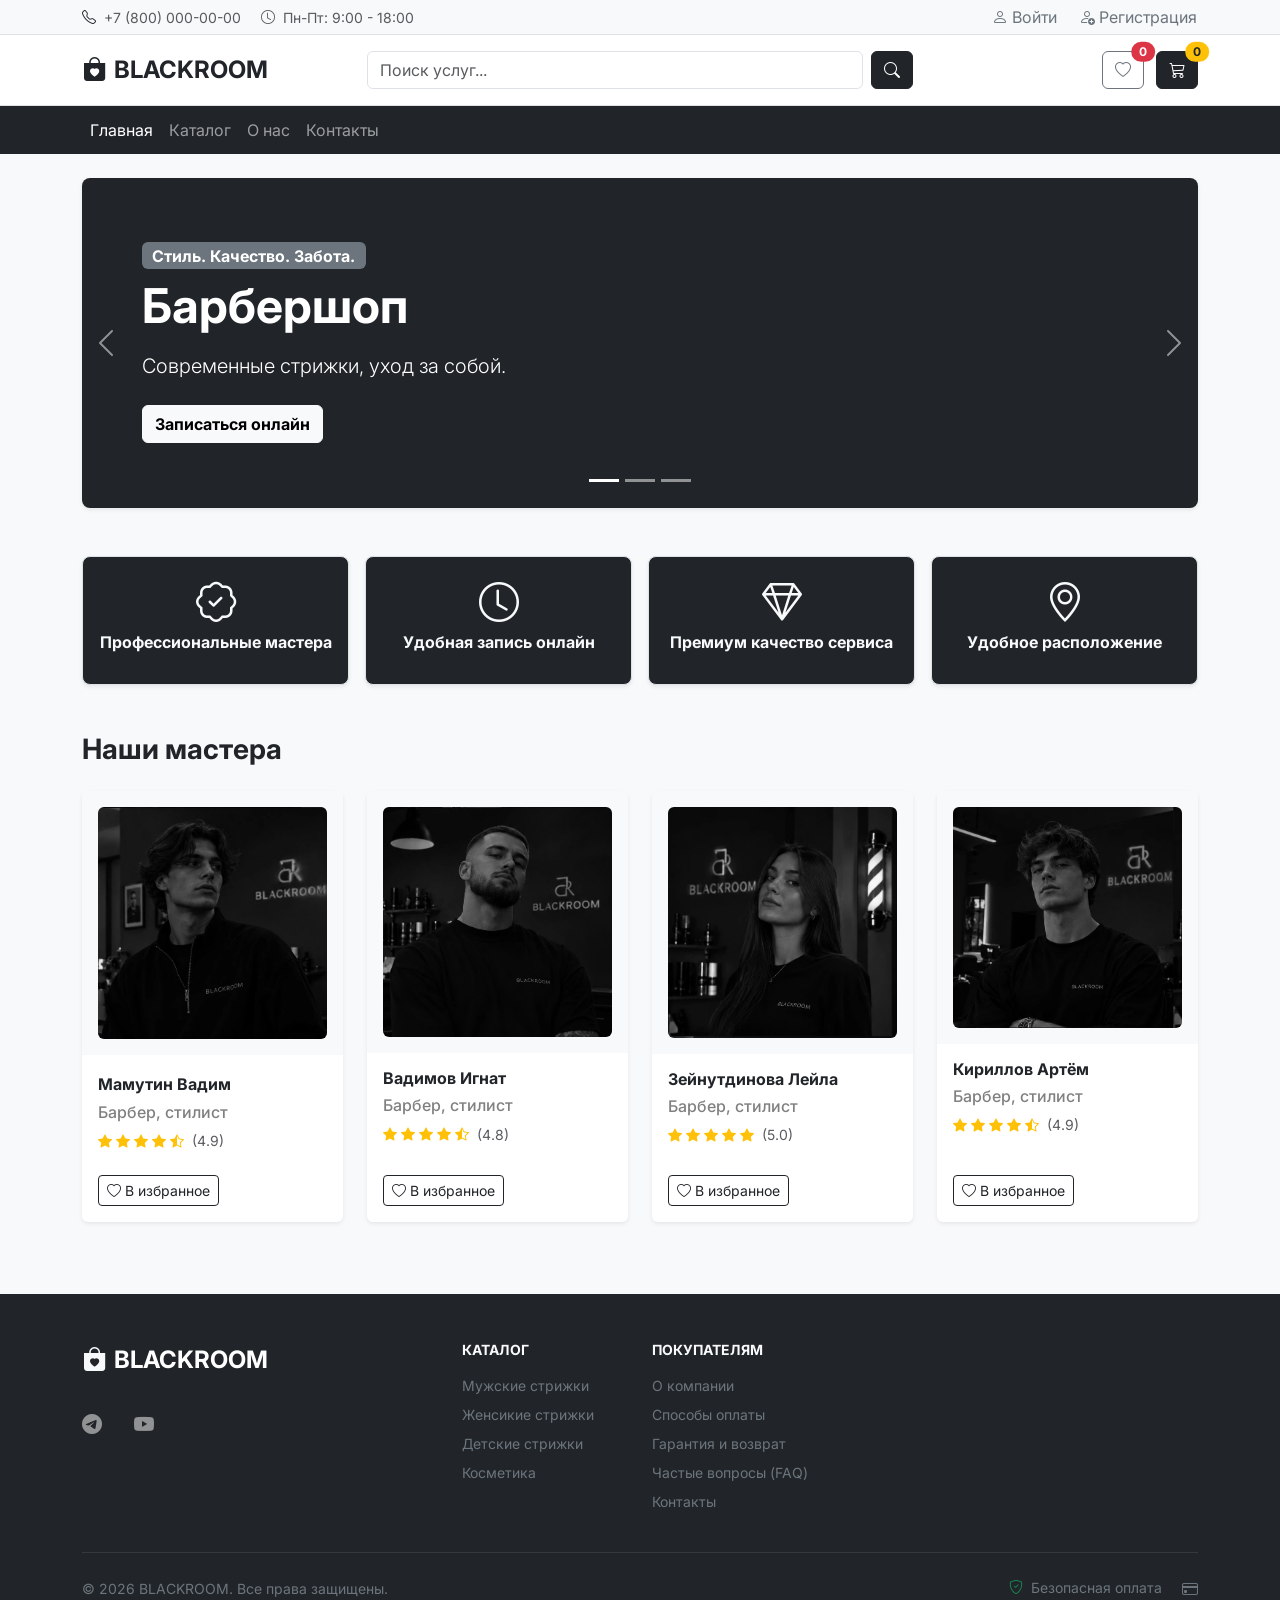
<file: index.html>
<!DOCTYPE html>
<html lang="ru">
<head><!-- Owl Carousel CSS -->
    <link rel="stylesheet" href="https://cdnjs.cloudflare.com/ajax/libs/OwlCarousel2/2.3.4/assets/owl.carousel.min.css">
    <link rel="stylesheet" href="https://cdnjs.cloudflare.com/ajax/libs/OwlCarousel2/2.3.4/assets/owl.theme.default.min.css">
    <meta charset="UTF-8">
    <meta name="viewport" content="width=device-width, initial-scale=1.0">
    <title>BLACKROOM</title>

    <!-- Bootstrap 5 CSS -->
    <link href="https://cdn.jsdelivr.net/npm/bootstrap@5.3.3/dist/css/bootstrap.min.css" rel="stylesheet">
    <!-- Иконки Bootstrap -->
    <link rel="stylesheet" href="https://cdn.jsdelivr.net/npm/bootstrap-icons@1.11.3/font/bootstrap-icons.min.css">
    
    <!-- Шрифт Inter -->
    <link rel="preconnect" href="https://fonts.googleapis.com">
    <link rel="preconnect" href="https://fonts.gstatic.com" crossorigin>
    <link href="https://fonts.googleapis.com/css2?family=Inter:wght@400;500;600;700&display=swap" rel="stylesheet">

    <!-- Стили -->
    <link rel="stylesheet" href="assets/css/main.css">
</head>
<body>

    <div class="wrapper">
        <!-- ШАПКА САЙТА -->
        <header class="header">
            <!-- Верхняя полоса -->
            <div class="header-top bg-light py-1 border-bottom">
                <div class="container d-flex justify-content-between align-items-center flex-wrap">
                    <div class="header-top-contacts text-muted small">
                        <span class="me-3"><i class="bi bi-telephone text-dark me-1"></i> +7 (800) 000-00-00</span>
                        <span><i class="bi bi-clock me-1"></i> Пн-Пт: 9:00 - 18:00</span>
                    </div>
                    <div class="header-top-user text-muted small">
    <button type="button"
            class="btn btn-link text-secondary text-decoration-none p-0 me-3"
            data-bs-toggle="modal" data-bs-target="#loginModal">
        <i class="bi bi-person me-1"></i>Войти
    </button>

    <button type="button"
            class="btn btn-link text-secondary text-decoration-none p-0"
            data-bs-toggle="modal" data-bs-target="#registerModal">
        <i class="bi bi-person-add me-1"></i>Регистрация
    </button>
</div>
                </div>
            </div>

            <!-- Средняя полоса -->
            <div class="header-middle py-3 bg-white border-bottom">
                <div class="container">
                    <div class="row align-items-center">
                        <div class="col-6 col-md-3">
                            <a href="index.html" class="navbar-brand fw-bold fs-4 text-dark">
                                <i class="bi bi-bag-heart-fill me-2"></i>BLACKROOM
                            </a>
                        </div>
                        <div class="col-12 col-md-6 order-3 order-md-2 mt-3 mt-md-0">
                            <form class="d-flex" action="catalog.html" method="get">
    <input class="form-control me-2"
           type="search"
           name="search"
           placeholder="Поиск услуг..."
           aria-label="Поиск услуг">
    <button class="btn btn-dark" type="submit" aria-label="Искать">
        <i class="bi bi-search"></i>
    </button>
</form>

                        </div>
                        <div class="col-6 col-md-3 text-end order-2 order-md-3">
                            <a href="#" class="btn btn-outline-secondary position-relative me-2" title="Избранное">
                                <i class="bi bi-heart"></i>
                                <span id="favoriteCount"
      class="position-absolute top-0 start-100 translate-middle badge rounded-pill bg-danger">0</span>
                            </a>
                            <a href="#" class="btn btn-dark position-relative" title="Корзина" data-bs-toggle="offcanvas" data-bs-target="#offcanvasCart">
                                <i class="bi bi-cart3"></i>
                                <span class="position-absolute top-0 start-100 translate-middle badge rounded-pill bg-warning text-dark">0</span>
                            </a>
                        </div>
                    </div>
                </div>
            </div>

            <!-- Навигация -->
            <div class="header-bottom bg-dark text-white">
                <div class="container">
                    <nav class="navbar navbar-expand-lg navbar-dark py-0">
                        <button class="navbar-toggler my-2" type="button" data-bs-toggle="collapse" data-bs-target="#mainMenu">
                            <span class="navbar-toggler-icon"></span> Каталог
                        </button>
                        <div class="collapse navbar-collapse" id="mainMenu">
                            <ul class="navbar-nav me-auto mb-2 mb-lg-0">
                               <ul class="navbar-nav me-auto mb-2 mb-lg-0">
    <li class="nav-item"><a class="nav-link active" href="index.html">Главная</a></li>
    <li class="nav-item dropdown">
        <a class="nav-link" href="catalog.html">Каталог</a>
    </li>
    <li class="nav-item"><a class="nav-link" href="about.html">О нас</a></li>
    <li class="nav-item"><a class="nav-link" href="contact.html">Контакты</a></li>
</ul>
                        </div>
                    </nav>
                </div>
            </div>
        </header>

        <!-- ОСНОВНОЙ КОНТЕНТ -->
        <main class="main-content py-4">
            <div class="container">

                <!-- 1. СЛАЙДЕР АКЦИЙ -->
                <section class="hero-slider mb-5">
                    <div id="homeCarousel" class="carousel slide shadow-sm rounded-3 overflow-hidden" data-bs-ride="carousel">
                        <div class="carousel-indicators">
                            <button type="button" data-bs-target="#homeCarousel" data-bs-slide-to="0" class="active" aria-current="true"></button>
                            <button type="button" data-bs-target="#homeCarousel" data-bs-slide-to="1"></button>
                            <button type="button" data-bs-target="#homeCarousel" data-bs-slide-to="2"></button>
                        </div>
                        <div class="carousel-inner" style="max-height: 330px;">
                            <div class="carousel-item active bg-dark text-white p-4 p-md-5" style="height: 330px;">
                                <div class="row align-items-center py-3">
                                    <div class="col-md-8 ps-md-4">
                                        <span class="badge text-bg-secondary mb-2 fs-6">Стиль. Качество. Забота.</span>
                                        <h1 class="display-5 fw-bold mb-3">Барбершоп</h1>
                                        <p class="lead mb-4">Современные стрижки, уход за собой.</p>
                                        <button type="button" class="btn btn-light promo-btn"
        data-promo-title="Запись онлайн"
        data-promo-text="Запишись на стрижку через наш сайт или по телефону +7 (800) 000-00-00. Выбери удобное время и мастера — подтверждение придёт в SMS.">
    <b>Записаться онлайн</b>
</button>

                                    </div>
                                </div>
                            </div>
                            <div class="carousel-item bg-dark text-white p-4 p-md-5" style="height: 330px;">
                                <div class="row align-items-center py-3">
                                    <div class="col-md-8 ps-md-4">
                                        <span class="badge text-bg-success mb-2 fs-6">Сезонная Акция</span>
                                        <h1 class="display-5 fw-bold mb-3">5 стрижка БЕСПЛАТНО</h1>
                                        <p class="lead mb-4">Обнови свой стиль вместе с нами!</p>
                                        <button type="button" class="btn btn-light promo-btn"
        data-promo-title="Акция: 5-я стрижка бесплатно"
        data-promo-text="Копи отметки: каждая пятая стрижка — в подарок. Отметки действуют 12 месяцев с момента первой стрижки. Спроси о карте лояльности у администратора при визите.">
    <b>Узнать больше</b>
</button>

                                    </div>
                                </div>
                            </div>
                            <div class="carousel-item bg-dark text-white p-4 p-md-5" style="height: 330px;">
                                <div class="row align-items-center py-3">
                                    <div class="col-md-8 ps-md-4">
                                        <span class="badge bg-danger mb-2 fs-6">Скидка</span>
                                        <h1 class="display-5 fw-bold mb-3">Скидка -20%</h1>
                                        <p class="lead mb-4">Постоянным клиентам, чай и кофе бесплатно!</p>
                                        <button type="button" class="btn btn-light promo-btn"
        data-promo-title="Скидка −20% постоянным клиентам"
        data-promo-text="Приходи повторно в течение месяца после визита — получи скидку 20% на любую услугу. Чай и кофе — бесплатно в любое время. Скидка не суммируется с другими акциями.">
    <b>Узнать больше</b>
</button>

                                    </div>
                                </div>
                            </div>
                        </div>
                        <button class="carousel-control-prev" type="button" data-bs-target="#homeCarousel" data-bs-slide="prev" style="padding-right: 120px;">
                            <span class="carousel-control-prev-icon"></span>
                        </button>
                        <button class="carousel-control-next" type="button" data-bs-target="#homeCarousel" data-bs-slide="next" style="padding-left: 120px;">
                            <span class="carousel-control-next-icon"></span>
                        </button>
                    </div>
                </section>

                <!-- 2. БЛОК ПРЕИМУЩЕСТВ -->
                <section class="features mb-5">
                    <div class="row g-3 text-center">
                        <div class="col-6 col-md-3">
                            <div class="p-3 bg-dark rounded-3 shadow-sm border h-100">
                                <i class="bi bi-patch-check fs-1 text-light mb-2"></i>
                                <h6 class="fw-bold mb-3 text-light mb-2">Профессиональные мастера</h6>
                            </div>
                        </div>
                        <div class="col-6 col-md-3">
                            <div class="p-3 bg-dark rounded-3 shadow-sm border h-100">
                                <i class="bi bi-clock fs-1 text-light mb-2"></i>
                                <h6 class="fw-bold mb-3 text-light mb-2">Удобная запись онлайн</h6>
                            </div>
                        </div>
                        <div class="col-6 col-md-3">
                            <div class="p-3 bg-dark rounded-3 shadow-sm border h-100">
                                <i class="bi bi-gem fs-1 text-light mb-2"></i>
                                <h6 class="fw-bold mb-3 text-light mb-2">Премиум качество сервиса</h6>
                            </div>
                        </div>
                        <div class="col-6 col-md-3">
                            <div class="p-3 bg-dark rounded-3 shadow-sm border h-100">
                                <i class="bi bi-geo-alt fs-1 text-light mb-2"></i>
                                <h6 class="fw-bold mb-3 text-light mb-2">Удобное расположение</h6>
                            </div>
                        </div>
                    </div>
                </section>

                <!-- 3. КАТАЛОГ ТОВАРОВ -->
                <section class="products mb-5">
                    <div class="d-flex justify-content-between align-items-center mb-4">
                        <h3 class="fw-bold mb-0">Наши мастера</h3>
                        
                    </div>

                    <div class="row g-4">
                        <!-- Карточка 1 -->
                        <div class="col-12 col-sm-6 col-md-4 col-lg-3">
                            <div class="card h-100 product-card shadow-sm border-0 position-relative">
                                <div class="product-img-wrapper p-3 text-center bg-light">
                                    <img src="images/b7b56728-6333-43f2-b9b2-01955a0fc139.jpg" class="card-img-top img-fluid rounded" alt="" style="max-height: 400px; object-fit: contain;">
                                </div>
                                <div class="card-body d-flex flex-column">
                                    <small class="text-muted mb-1"></small>
                                    <h6 class="card-title fw-bold">
                                        <a href="#" class="text-dark text-decoration-none">Мамутин Вадим</a> 
                                        <h6 style="color: grey;">Барбер, стилист</h6>
                                    </h6>
                                    <div class="text-warning small mb-2">
                                        <i class="bi bi-star-fill"></i>
                                        <i class="bi bi-star-fill"></i>
                                        <i class="bi bi-star-fill"></i>
                                        <i class="bi bi-star-fill"></i>
                                        <i class="bi bi-star-half"></i>
                                        <span class="text-muted ms-1">(4.9)</span>
                                    </div>
                                    <div class="mt-auto pt-2 d-flex justify-content-between align-items-center">
                                        <button type="button"
        class="btn btn-outline-dark btn-sm favorite-toggle mt-2"
        data-master-id="vadim-mamutin"
        data-master-name="Мамутин Вадим"
        aria-pressed="false">
    <i class="bi bi-heart"></i>
    <span>В избранное</span>
</button>
                                    </div>
                                </div>
                            </div>
                        </div>

                        <!-- Карточка 2 -->
                        <div class="col-12 col-sm-6 col-md-4 col-lg-3">
                            <div class="card h-100 product-card shadow-sm border-0 position-relative">
                                <div class="product-img-wrapper p-3 text-center bg-light">
                                    <img src="images/ab3686e7-cc03-47b4-9111-667ff1e3f03a.jpg" class="card-img-top img-fluid rounded" alt="Смарт-часы" style="max-height: 400px; object-fit: contain;">
                                </div>
                                <div class="card-body d-flex flex-column">
                                    <h6 class="card-title fw-bold">
                                        <a href="#" class="text-dark text-decoration-none">Вадимов Игнат</a>
                                        <h6 style="color: grey;">Барбер, стилист</h6>
                                    </h6>
                                    <div class="text-warning small mb-2">
                                        <i class="bi bi-star-fill"></i>
                                        <i class="bi bi-star-fill"></i>
                                        <i class="bi bi-star-fill"></i>
                                        <i class="bi bi-star-fill"></i>
                                        <i class="bi bi-star-half"></i>
                                        <span class="text-muted ms-1">(4.8)</span>
                                    </div>
                                    <div class="mt-auto pt-2 d-flex justify-content-between align-items-center">
                                        <button type="button" class="btn btn-outline-dark btn-sm favorite-toggle mt-2"
        data-master-id="ignat-vadimov" data-master-name="Вадимов Игнат"
        aria-pressed="false">
    <i class="bi bi-heart"></i>
    <span>В избранное</span>
</button>
                                    </div>
                                </div>
                            </div>
                        </div>

                        <!-- Карточка 3 -->
                        <div class="col-12 col-sm-6 col-md-4 col-lg-3">
                            <div class="card h-100 product-card shadow-sm border-0 position-relative">
                                <div class="product-img-wrapper p-3 text-center bg-light">
                                    <img src="images/a1695873-324b-42ad-ba1a-f587c7492a51.jpg" class="card-img-top img-fluid rounded" alt="Портативная колонка" style="max-height: 400px; object-fit: contain;">
                                </div>
                                <div class="card-body d-flex flex-column">
                                    <h6 class="card-title fw-bold">
                                        <a href="#" class="text-dark text-decoration-none">Зейнутдинова Лейла</a>
                                        <h6 style="color: grey;">Барбер, стилист</h6>
                                    </h6>
                                    <div class="text-warning small mb-2">
                                        <i class="bi bi-star-fill"></i>
                                        <i class="bi bi-star-fill"></i>
                                        <i class="bi bi-star-fill"></i>
                                        <i class="bi bi-star-fill"></i>
                                        <i class="bi bi-star-fill"></i>
                                        <span class="text-muted ms-1">(5.0)</span>
                                    </div>
                                    <div class="mt-auto pt-2 d-flex justify-content-between align-items-center">
                                        <button type="button" class="btn btn-outline-dark btn-sm favorite-toggle mt-2"
        data-master-id="leila-zeynutdinova" data-master-name="Зейнутдинова Лейла"
        aria-pressed="false">
    <i class="bi bi-heart"></i>
    <span>В избранное</span>
</button>
                                    </div>
                                </div>
                            </div>
                        </div>

                        <!-- Карточка 4 -->
                        <div class="col-12 col-sm-6 col-md-4 col-lg-3">
                            <div class="card h-100 product-card shadow-sm border-0 position-relative">
                                <div class="product-img-wrapper p-3 text-center bg-light">
                                    <img src="images/5a732adb-5f90-4b78-8287-a019454aacfb.jpg" class="card-img-top img-fluid rounded" alt="Внешний аккумулятор" style="max-height: 400px; object-fit: contain;">
                                </div>
                                <div class="card-body d-flex flex-column">
                                    <h6 class="card-title fw-bold">
                                        <a href="#" class="text-dark text-decoration-none">Кириллов Артём</a>
                                        <h6 style="color: grey;">Барбер, стилист</h6>
                                    </h6>
                                    <div class="text-warning small mb-2">
                                        <i class="bi bi-star-fill"></i>
                                        <i class="bi bi-star-fill"></i>
                                        <i class="bi bi-star-fill"></i>
                                        <i class="bi bi-star-fill"></i>
                                        <i class="bi bi-star-half"></i>
                                        <span class="text-muted ms-1">(4.9)</span>
                                    </div>
                                    <div class="mt-auto pt-2 d-flex justify-content-between align-items-center">
                                        <button type="button" class="btn btn-outline-dark btn-sm favorite-toggle mt-2"
        data-master-id="artem-kirillov" data-master-name="Кириллов Артём"
        aria-pressed="false">
    <i class="bi bi-heart"></i>
    <span>В избранное</span>
</button>
                                    </div>
                                </div>
                            </div>
                        </div>
                </section>
                

                <!-- Модальное окно акции -->
<div class="modal fade" id="promoModal" tabindex="-1" aria-labelledby="promoModalTitle" aria-hidden="true">
    <div class="modal-dialog modal-dialog-centered">
        <div class="modal-content">
            <div class="modal-header">
                <h5 class="modal-title fw-bold" id="promoModalTitle">Акция</h5>
                <button type="button" class="btn-close" data-bs-dismiss="modal" aria-label="Закрыть"></button>
            </div>
            <div class="modal-body" id="promoModalText">
                <!-- Текст подставит скрипт -->
            </div>
            <div class="modal-footer">
                <button type="button" class="btn btn-dark" data-bs-dismiss="modal">Понятно</button>
                <a href="contact.html" class="btn btn-outline-dark">Записаться</a>
            </div>
        </div>
    </div>
</div>

</main>

        <!-- ПОДВАЛ (FOOTER) -->
                <footer class="footer bg-dark text-white pt-5 pb-4 mt-auto">
            <div class="container">
                <div class="row g-4 mb-4">
                    
                    <!-- Колонка 1: О магазине -->
                    <div class="col-12 col-md-4">
                        <a href="index.html" class="navbar-brand fw-bold fs-4 text-white d-inline-block mb-3">
                            <i class="bi bi-bag-heart-fill text-light me-2"></i>BLACKROOM
                        </a>
                        <p class="text-secondary small">
                            
                        </p>
                        <div class="d-flex gap-3 fs-5">
                            <a href="#" class="text-secondary text-white-50"><i class="bi bi-telegram"></i></a>
                            <a href="#" class="text-secondary text-white-50"><i class="bi bi-vk"></i></a>
                            <a href="#" class="text-secondary text-white-50"><i class="bi bi-youtube"></i></a>
                        </div>
                    </div>

                    <!-- Колонка 2: Магазин -->
                    <div class="col-6 col-md-2">
                        <h6 class="fw-bold mb-3 text-uppercase small text-light">Каталог</h6>
                        <ul class="list-unstyled small">
                            <li class="mb-2"><a href="catalog.html #muzh" class="text-secondary text-decoration-none">Мужские стрижки</a></li>
                            <li class="mb-2"><a href="catalog.html #zhen" class="text-secondary text-decoration-none">Женсикие стрижки</a></li>
                            <li class="mb-2"><a href="catalog.html #dets" class="text-secondary text-decoration-none">Детские стрижки</a></li>
                            <li class="mb-2"><a href="catalog.html #cosm" class="text-secondary text-decoration-none">Косметика</a></li>
                        </ul>
                    </div>

                    <!-- Колонка 3: Покупателям -->
                    <div class="col-6 col-md-3">
                        <h6 class="fw-bold mb-3 text-uppercase small text-light">Покупателям</h6>
                        <ul class="list-unstyled small">
                            <li class="mb-2"><a href="about.html" class="text-secondary text-decoration-none">О компании</a></li>
                            <li class="mb-2"><a href="#" class="text-secondary text-decoration-none">Способы оплаты</a></li>
                            <li class="mb-2"><a href="#" class="text-secondary text-decoration-none">Гарантия и возврат</a></li>
                            <li class="mb-2"><a href="#" class="text-secondary text-decoration-none">Частые вопросы (FAQ)</a></li>
                            <li class="mb-2"><a href="contact.html" class="text-secondary text-decoration-none">Контакты</a></li>
                        </ul>
                    </div>

                </div>

                <hr class="border-secondary my-4">

                <!-- Нижняя полоса --><div class="d-flex flex-column flex-sm-row justify-content-between align-items-center small text-secondary">
                    <p class="mb-2 mb-sm-0">&copy; 2026 BLACKROOM. Все права защищены.</p>
                    <div>
                        <span class="me-3"><i class="bi bi-shield-check text-success me-1"></i> Безопасная оплата</span>
                        <i class="bi bi-credit-card fs-6 align-middle"></i>
                    </div>
                </div>
            </div>
        </footer>
<!-- ВЫЕЗЖАЮЩАЯ ПАНЕЛЬ КОРЗИНЫ (OFFCANVAS — УРОК 9) -->
    <div class="offcanvas offcanvas-end" tabindex="-1" id="offcanvasCart" aria-labelledby="offcanvasCartLabel">
    <div class="offcanvas-header border-bottom">
        <h5 class="offcanvas-title fw-bold" id="offcanvasCartLabel">Корзина</h5>
        <button type="button" class="btn-close" data-bs-dismiss="offcanvas" aria-label="Закрыть"></button>
    </div>
    <div class="offcanvas-body d-flex flex-column">
        <div id="cartItems">
            <p class="text-muted">Корзина пока пуста.</p>
        </div>

        <div class="border-top pt-3 mt-auto">
            <div class="d-flex justify-content-between mb-3">
                <span class="fw-bold">Итого:</span>
                <span class="fw-bold fs-5 text-dark" id="cartTotal">0 ₽</span>
            </div>
            <div class="d-grid gap-2">
                <a href="chekout.html" class="btn btn-dark">Оформить заказ</a>
                <button class="btn btn-outline-secondary" data-bs-dismiss="offcanvas">Продолжить покупки</button>
            </div>
        </div>
    </div>
</div>

    <!-- Bootstrap JS Bundle -->
    <script src="https://cdn.jsdelivr.net/npm/bootstrap@5.3.3/dist/js/bootstrap.bundle.min.js"></script>
    <!-- jQuery -->
    <script src="https://code.jquery.com/jquery-3.7.1.min.js"></script>
    <!-- Owl Carousel JS -->
    <script src="https://cdnjs.cloudflare.com/ajax/libs/OwlCarousel2/2.3.4/owl.carousel.min.js"></script><script src="assets/js/main.js"></script>
</body>
<!-- Модальное окно авторизации -->
<!-- Окно входа -->
<div class="modal fade" id="loginModal" tabindex="-1" aria-labelledby="loginModalLabel" aria-hidden="true">
    <div class="modal-dialog modal-dialog-centered">
        <div class="modal-content">
            <div class="modal-header">
                <h5 class="modal-title fw-bold" id="loginModalLabel">Вход в аккаунт</h5>
                <button type="button" class="btn-close" data-bs-dismiss="modal" aria-label="Закрыть"></button>
            </div>
            <div class="modal-body">
                <form id="loginForm">
                    <div class="mb-3">
                        <label for="loginEmail" class="form-label">Электронная почта</label>
                        <input id="loginEmail" type="email" class="form-control" required>
                    </div>
                    <div class="mb-3">
                        <label for="loginPassword" class="form-label">Пароль</label>
                        <input id="loginPassword" type="password" class="form-control" required>
                    </div>
                    <div id="loginMessage" class="small mb-3" aria-live="polite"></div>
                    <button type="submit" class="btn btn-dark w-100">Войти</button>
                </form>
                <div class="text-center mt-3">
                    <button type="button" class="btn btn-link btn-sm text-secondary"
                            data-bs-target="#registerModal" data-bs-toggle="modal">
                        Ещё нет аккаунта? Зарегистрироваться
                    </button>
                </div>
            </div>
        </div>
    </div>
</div>

<!-- Окно регистрации -->
<div class="modal fade" id="registerModal" tabindex="-1" aria-labelledby="registerModalLabel" aria-hidden="true">
    <div class="modal-dialog modal-dialog-centered">
        <div class="modal-content">
            <div class="modal-header">
                <h5 class="modal-title fw-bold" id="registerModalLabel">Регистрация</h5>
                <button type="button" class="btn-close" data-bs-dismiss="modal" aria-label="Закрыть"></button>
            </div>
            <div class="modal-body">
                <form id="registerForm">
                    <div class="mb-3">
                        <label for="registerEmail" class="form-label">Электронная почта</label>
                        <input id="registerEmail" type="email" class="form-control" required>
                    </div>
                    <div class="mb-3">
                        <label for="registerPassword" class="form-label">Пароль</label>
                        <input id="registerPassword" type="password" class="form-control"
                               minlength="6" required>
                        <div class="form-text">Минимум 6 символов.</div>
                    </div>
                    <div id="registerMessage" class="small mb-3" aria-live="polite"></div>
                    <button type="submit" class="btn btn-dark w-100">Создать аккаунт</button>
                </form>
            </div>
        </div>
    </div>
</div>
</html>
</file>
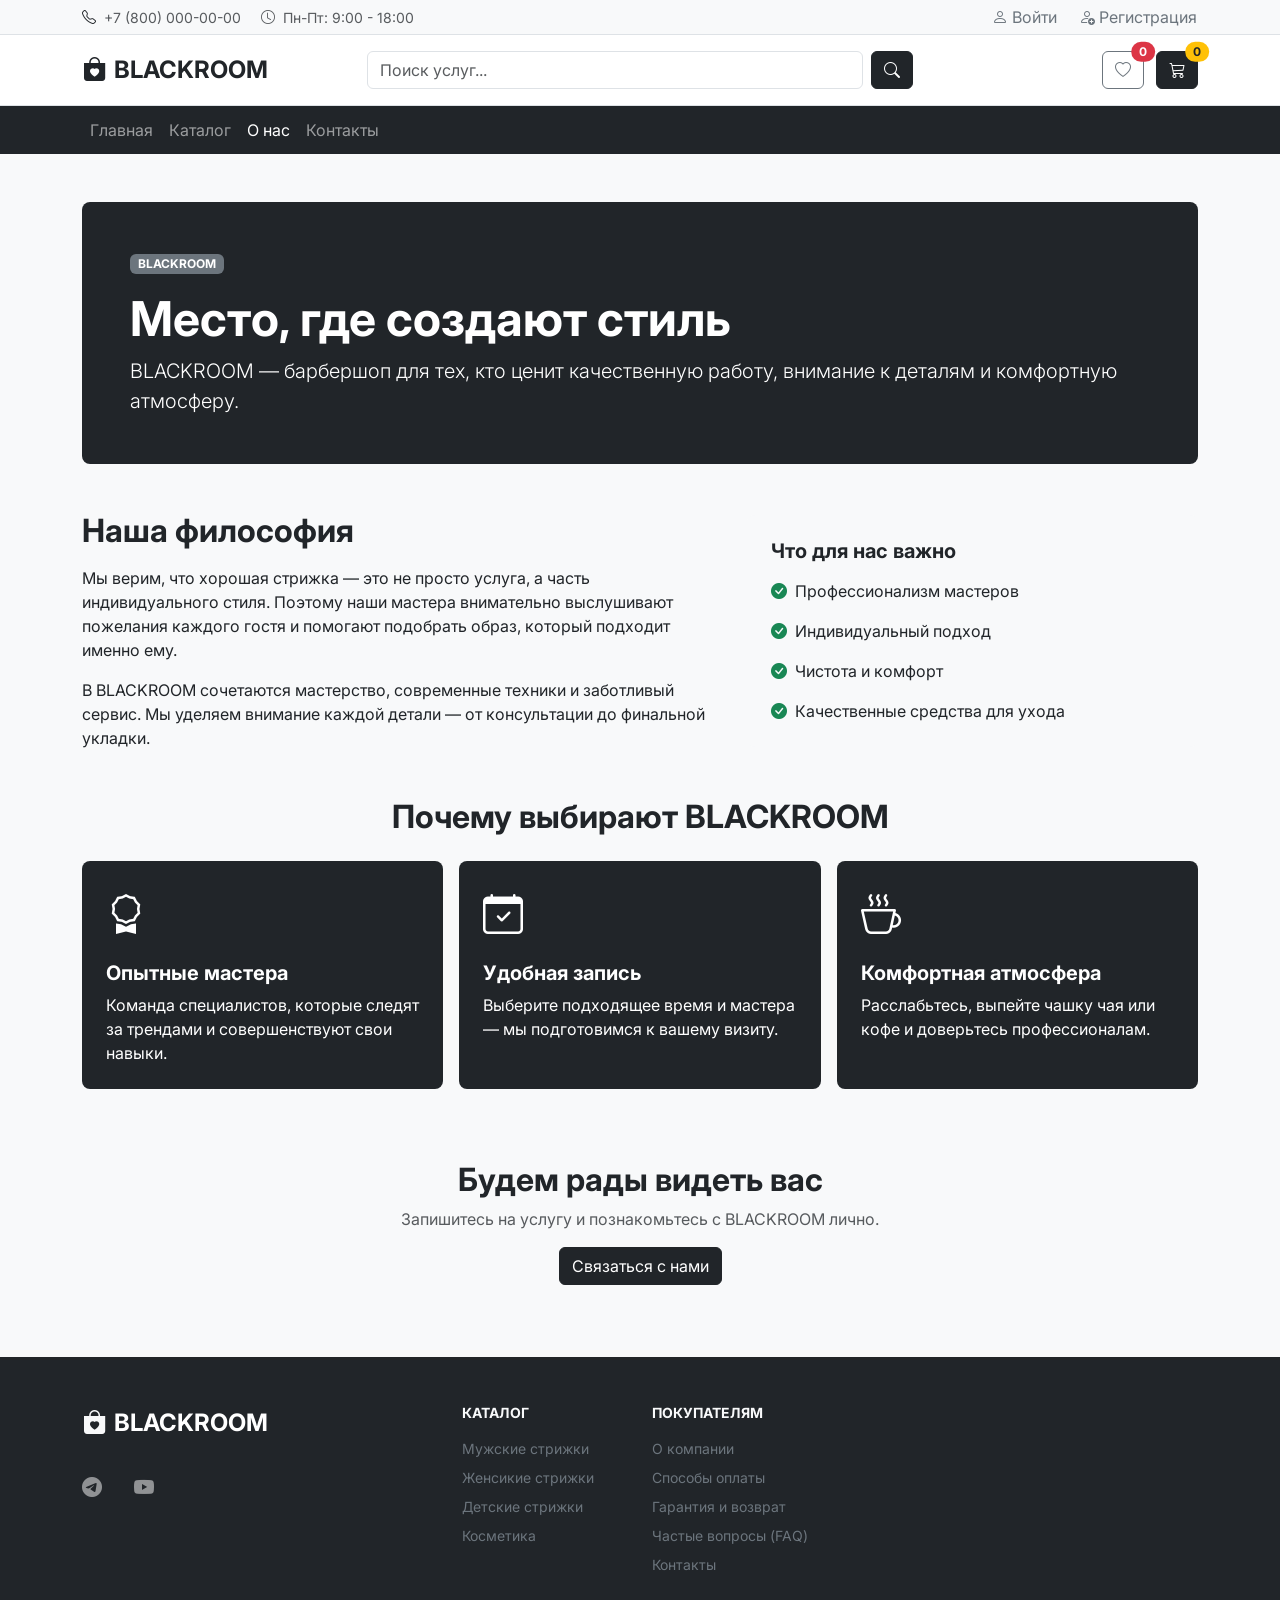
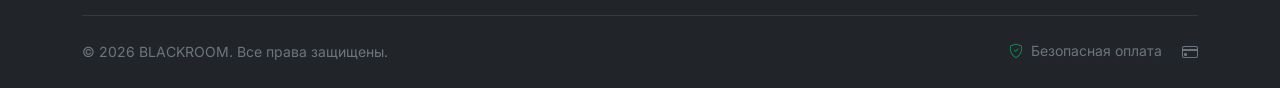
<file: about.html>
<!DOCTYPE html>
<html lang="ru">
<head>
    <meta charset="UTF-8">
    <meta name="viewport" content="width=device-width, initial-scale=1.0">
    <title>О нас — BLACKROOM</title>

    <link href="https://cdn.jsdelivr.net/npm/bootstrap@5.3.3/dist/css/bootstrap.min.css" rel="stylesheet">
    <link rel="stylesheet" href="https://cdn.jsdelivr.net/npm/bootstrap-icons@1.11.3/font/bootstrap-icons.min.css">
    <link rel="preconnect" href="https://fonts.googleapis.com">
    <link rel="preconnect" href="https://fonts.gstatic.com" crossorigin>
    <link href="https://fonts.googleapis.com/css2?family=Inter:wght@400;500;600;700&display=swap" rel="stylesheet">
    <link rel="stylesheet" href="assets/css/main.css">
</head>
<body>
<div class="wrapper">

    <header class="header">
            <!-- Верхняя полоса -->
            <div class="header-top bg-light py-1 border-bottom">
                <div class="container d-flex justify-content-between align-items-center flex-wrap">
                    <div class="header-top-contacts text-muted small">
                        <span class="me-3"><i class="bi bi-telephone text-dark me-1"></i> +7 (800) 000-00-00</span>
                        <span><i class="bi bi-clock me-1"></i> Пн-Пт: 9:00 - 18:00</span>
                    </div>
                    <div class="header-top-user text-muted small">
    <button type="button"
            class="btn btn-link text-secondary text-decoration-none p-0 me-3"
            data-bs-toggle="modal" data-bs-target="#loginModal">
        <i class="bi bi-person me-1"></i>Войти
    </button>

    <button type="button"
            class="btn btn-link text-secondary text-decoration-none p-0"
            data-bs-toggle="modal" data-bs-target="#registerModal">
        <i class="bi bi-person-add me-1"></i>Регистрация
    </button>
</div>
                </div>
            </div>

            <!-- Средняя полоса -->
            <div class="header-middle py-3 bg-white border-bottom">
                <div class="container">
                    <div class="row align-items-center">
                        <div class="col-6 col-md-3">
                            <a href="index.html" class="navbar-brand fw-bold fs-4 text-dark">
                                <i class="bi bi-bag-heart-fill me-2"></i>BLACKROOM
                            </a>
                        </div>
                        <div class="col-12 col-md-6 order-3 order-md-2 mt-3 mt-md-0">
                            <form class="d-flex" action="catalog.html" method="get">
    <input class="form-control me-2"
           type="search"
           name="search"
           placeholder="Поиск услуг..."
           aria-label="Поиск услуг">
    <button class="btn btn-dark" type="submit" aria-label="Искать">
        <i class="bi bi-search"></i>
    </button>
</form>
                        </div>
                        <div class="col-6 col-md-3 text-end order-2 order-md-3">
                            <a href="#" class="btn btn-outline-secondary position-relative me-2" title="Избранное">
                                <i class="bi bi-heart"></i>
                                <span id="favoriteCount"
      class="position-absolute top-0 start-100 translate-middle badge rounded-pill bg-danger">0</span>
                            </a>
                            <a href="#" class="btn btn-dark position-relative" title="Корзина" data-bs-toggle="offcanvas" data-bs-target="#offcanvasCart">
                                <i class="bi bi-cart3"></i>
                                <span class="position-absolute top-0 start-100 translate-middle badge rounded-pill bg-warning text-dark">0</span>
                            </a>
                        </div>
                    </div>
                </div>
            </div>

            <!-- Навигация -->
            <div class="header-bottom bg-dark text-white">
                <div class="container">
                    <nav class="navbar navbar-expand-lg navbar-dark py-0">
                        <button class="navbar-toggler my-2" type="button" data-bs-toggle="collapse" data-bs-target="#mainMenu">
                            <span class="navbar-toggler-icon"></span> Каталог
                        </button>
                        <div class="collapse navbar-collapse" id="mainMenu">
                            <ul class="navbar-nav me-auto mb-2 mb-lg-0">
                               <ul class="navbar-nav me-auto mb-2 mb-lg-0">
    <li class="nav-item"><a class="nav-link" href="index.html">Главная</a></li>
    <li class="nav-item dropdown">
        <a class="nav-link" href="catalog.html">Каталог</a>
    </li>
    <li class="nav-item"><a class="nav-link active" href="about.html">О нас</a></li>
    <li class="nav-item"><a class="nav-link" href="contact.html">Контакты</a></li>
</ul>
                        </div>
                    </nav>
                </div>
            </div>
        </header>

    <main class="main-content py-5">
        <div class="container">

            <section class="bg-dark text-white rounded-3 p-4 p-md-5 mb-5">
                <span class="badge text-bg-secondary mb-3">BLACKROOM</span>
                <h1 class="display-5 fw-bold">Место, где создают стиль</h1>
                <p class="lead mb-0">
                    BLACKROOM — барбершоп для тех, кто ценит качественную работу,
                    внимание к деталям и комфортную атмосферу.
                </p>
            </section>

            <section class="row align-items-center g-4 mb-5">
                <div class="col-lg-7">
                    <h2 class="fw-bold mb-3">Наша философия</h2>
                    <p>
                        Мы верим, что хорошая стрижка — это не просто услуга, а часть
                        индивидуального стиля. Поэтому наши мастера внимательно
                        выслушивают пожелания каждого гостя и помогают подобрать образ,
                        который подходит именно ему.
                    </p>
                    <p class="mb-0">
                        В BLACKROOM сочетаются мастерство, современные техники и
                        заботливый сервис. Мы уделяем внимание каждой детали — от
                        консультации до финальной укладки.
                    </p>
                </div>
                <div class="col-lg-5">
                    <div class="bg-light rounded-3 p-4 h-100">
                        <h3 class="h5 fw-bold mb-3">Что для нас важно</h3>
                        <ul class="list-unstyled mb-0">
                            <li class="mb-3"><i class="bi bi-check-circle-fill text-success me-2"></i>Профессионализм мастеров</li>
                            <li class="mb-3"><i class="bi bi-check-circle-fill text-success me-2"></i>Индивидуальный подход</li>
                            <li class="mb-3"><i class="bi bi-check-circle-fill text-success me-2"></i>Чистота и комфорт</li>
                            <li><i class="bi bi-check-circle-fill text-success me-2"></i>Качественные средства для ухода</li>
                        </ul>
                    </div>
                </div>
            </section>

            <section class="mb-5">
                <h2 class="fw-bold text-center mb-4">Почему выбирают BLACKROOM</h2>
                <div class="row g-3">
                    <div class="col-md-4">
                        <div class="p-4 bg-dark text-white rounded-3 h-100">
                            <i class="bi bi-award fs-1"></i>
                            <h3 class="h5 fw-bold mt-3">Опытные мастера</h3>
                            <p class="mb-0">Команда специалистов, которые следят за трендами и совершенствуют свои навыки.</p>
                        </div>
                    </div>
                    <div class="col-md-4">
                        <div class="p-4 bg-dark text-white rounded-3 h-100">
                            <i class="bi bi-calendar-check fs-1"></i>
                            <h3 class="h5 fw-bold mt-3">Удобная запись</h3>
                            <p class="mb-0">Выберите подходящее время и мастера — мы подготовимся к вашему визиту.</p>
                        </div>
                    </div>
                    <div class="col-md-4">
                        <div class="p-4 bg-dark text-white rounded-3 h-100">
                            <i class="bi bi-cup-hot fs-1"></i>
                            <h3 class="h5 fw-bold mt-3">Комфортная атмосфера</h3>
                            <p class="mb-0">Расслабьтесь, выпейте чашку чая или кофе и доверьтесь профессионалам.</p>
                        </div>
                    </div>
                </div>
            </section>

            <section class="text-center py-4">
                <h2 class="fw-bold">Будем рады видеть вас</h2>
                <p class="text-muted">Запишитесь на услугу и познакомьтесь с BLACKROOM лично.</p>
                <a href="contact.html" class="btn btn-dark">Связаться с нами</a>
            </section>
        </div>
    </main>

    <!-- ПОДВАЛ (FOOTER) -->
                <footer class="footer bg-dark text-white pt-5 pb-4 mt-auto">
            <div class="container">
                <div class="row g-4 mb-4">
                    
                    <!-- Колонка 1: О магазине -->
                    <div class="col-12 col-md-4">
                        <a href="index.html" class="navbar-brand fw-bold fs-4 text-white d-inline-block mb-3">
                            <i class="bi bi-bag-heart-fill text-light me-2"></i>BLACKROOM
                        </a>
                        <p class="text-secondary small">
                            
                        </p>
                        <div class="d-flex gap-3 fs-5">
                            <a href="#" class="text-secondary text-white-50"><i class="bi bi-telegram"></i></a>
                            <a href="#" class="text-secondary text-white-50"><i class="bi bi-vk"></i></a>
                            <a href="#" class="text-secondary text-white-50"><i class="bi bi-youtube"></i></a>
                        </div>
                    </div>

                    <!-- Колонка 2: Магазин -->
                    <div class="col-6 col-md-2">
                        <h6 class="fw-bold mb-3 text-uppercase small text-light">Каталог</h6>
                        <ul class="list-unstyled small">
                            <li class="mb-2"><a href="catalog.html #muzh" class="text-secondary text-decoration-none">Мужские стрижки</a></li>
                            <li class="mb-2"><a href="catalog.html #zhen" class="text-secondary text-decoration-none">Женсикие стрижки</a></li>
                            <li class="mb-2"><a href="catalog.html #dets" class="text-secondary text-decoration-none">Детские стрижки</a></li>
                            <li class="mb-2"><a href="catalog.html #cosm" class="text-secondary text-decoration-none">Косметика</a></li>
                        </ul>
                    </div>

                    <!-- Колонка 3: Покупателям -->
                    <div class="col-6 col-md-3">
                        <h6 class="fw-bold mb-3 text-uppercase small text-light">Покупателям</h6>
                        <ul class="list-unstyled small">
                            <li class="mb-2"><a href="about.html" class="text-secondary text-decoration-none">О компании</a></li>
                            <li class="mb-2"><a href="#" class="text-secondary text-decoration-none">Способы оплаты</a></li>
                            <li class="mb-2"><a href="#" class="text-secondary text-decoration-none">Гарантия и возврат</a></li>
                            <li class="mb-2"><a href="#" class="text-secondary text-decoration-none">Частые вопросы (FAQ)</a></li>
                            <li class="mb-2"><a href="contact.html" class="text-secondary text-decoration-none">Контакты</a></li>
                        </ul>
                    </div>

                </div>

                <hr class="border-secondary my-4">

                <!-- Нижняя полоса --><div class="d-flex flex-column flex-sm-row justify-content-between align-items-center small text-secondary">
                    <p class="mb-2 mb-sm-0">&copy; 2026 BLACKROOM. Все права защищены.</p>
                    <div>
                        <span class="me-3"><i class="bi bi-shield-check text-success me-1"></i> Безопасная оплата</span>
                        <i class="bi bi-credit-card fs-6 align-middle"></i>
                    </div>
                </div>
            </div>
        </footer>
<!-- ВЫЕЗЖАЮЩАЯ ПАНЕЛЬ КОРЗИНЫ (OFFCANVAS — УРОК 9) -->
    <div class="offcanvas offcanvas-end" tabindex="-1" id="offcanvasCart" aria-labelledby="offcanvasCartLabel">
    <div class="offcanvas-header border-bottom">
        <h5 class="offcanvas-title fw-bold" id="offcanvasCartLabel">Корзина</h5>
        <button type="button" class="btn-close" data-bs-dismiss="offcanvas" aria-label="Закрыть"></button>
    </div>
    <div class="offcanvas-body d-flex flex-column">
        <div id="cartItems">
            <p class="text-muted">Корзина пока пуста.</p>
        </div>

        <div class="border-top pt-3 mt-auto">
            <div class="d-flex justify-content-between mb-3">
                <span class="fw-bold">Итого:</span>
                <span class="fw-bold fs-5 text-dark" id="cartTotal">0 ₽</span>
            </div>
            <div class="d-grid gap-2">
                <a href="chekout.html" class="btn btn-dark">Оформить заказ</a>
                <button class="btn btn-outline-secondary" data-bs-dismiss="offcanvas">Продолжить покупки</button>
            </div>
        </div>
    </div>
</div>
    <!-- Bootstrap JS Bundle -->
    <script src="https://cdn.jsdelivr.net/npm/bootstrap@5.3.3/dist/js/bootstrap.bundle.min.js"></script>
    <!-- jQuery -->
    <script src="https://code.jquery.com/jquery-3.7.1.min.js"></script>
    <!-- Owl Carousel JS -->
    <script src="https://cdnjs.cloudflare.com/ajax/libs/OwlCarousel2/2.3.4/owl.carousel.min.js"></script><script src="assets/js/main.js"></script>
</body>
<!-- Модальное окно авторизации -->
<!-- Окно входа -->
<div class="modal fade" id="loginModal" tabindex="-1" aria-labelledby="loginModalLabel" aria-hidden="true">
    <div class="modal-dialog modal-dialog-centered">
        <div class="modal-content">
            <div class="modal-header">
                <h5 class="modal-title fw-bold" id="loginModalLabel">Вход в аккаунт</h5>
                <button type="button" class="btn-close" data-bs-dismiss="modal" aria-label="Закрыть"></button>
            </div>
            <div class="modal-body">
                <form id="loginForm">
                    <div class="mb-3">
                        <label for="loginEmail" class="form-label">Электронная почта</label>
                        <input id="loginEmail" type="email" class="form-control" required>
                    </div>
                    <div class="mb-3">
                        <label for="loginPassword" class="form-label">Пароль</label>
                        <input id="loginPassword" type="password" class="form-control" required>
                    </div>
                    <div id="loginMessage" class="small mb-3" aria-live="polite"></div>
                    <button type="submit" class="btn btn-dark w-100">Войти</button>
                </form>
                <div class="text-center mt-3">
                    <button type="button" class="btn btn-link btn-sm text-secondary"
                            data-bs-target="#registerModal" data-bs-toggle="modal">
                        Ещё нет аккаунта? Зарегистрироваться
                    </button>
                </div>
            </div>
        </div>
    </div>
</div>

<!-- Окно регистрации -->
<div class="modal fade" id="registerModal" tabindex="-1" aria-labelledby="registerModalLabel" aria-hidden="true">
    <div class="modal-dialog modal-dialog-centered">
        <div class="modal-content">
            <div class="modal-header">
                <h5 class="modal-title fw-bold" id="registerModalLabel">Регистрация</h5>
                <button type="button" class="btn-close" data-bs-dismiss="modal" aria-label="Закрыть"></button>
            </div>
            <div class="modal-body">
                <form id="registerForm">
                    <div class="mb-3">
                        <label for="registerEmail" class="form-label">Электронная почта</label>
                        <input id="registerEmail" type="email" class="form-control" required>
                    </div>
                    <div class="mb-3">
                        <label for="registerPassword" class="form-label">Пароль</label>
                        <input id="registerPassword" type="password" class="form-control"
                               minlength="6" required>
                        <div class="form-text">Минимум 6 символов.</div>
                    </div>
                    <div id="registerMessage" class="small mb-3" aria-live="polite"></div>
                    <button type="submit" class="btn btn-dark w-100">Создать аккаунт</button>
                </form>
            </div>
        </div>
    </div>
</div>
</file>
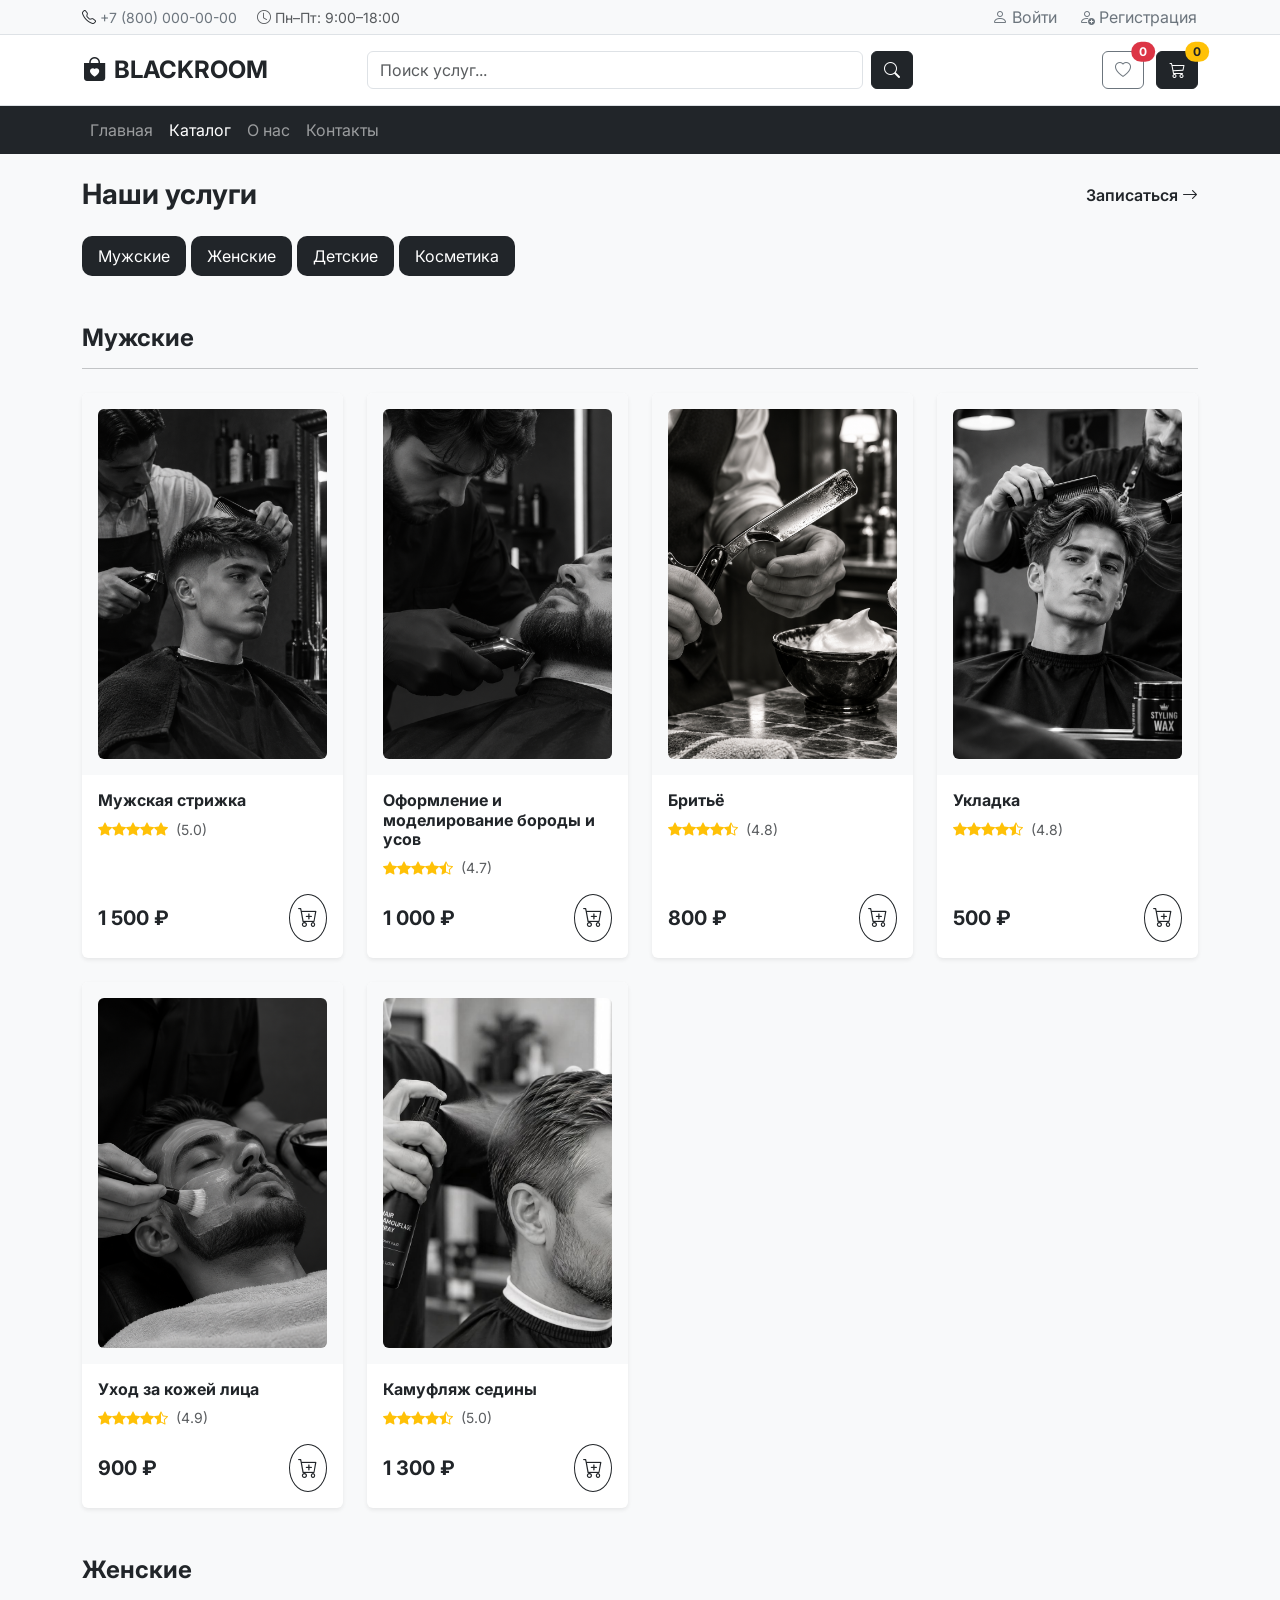
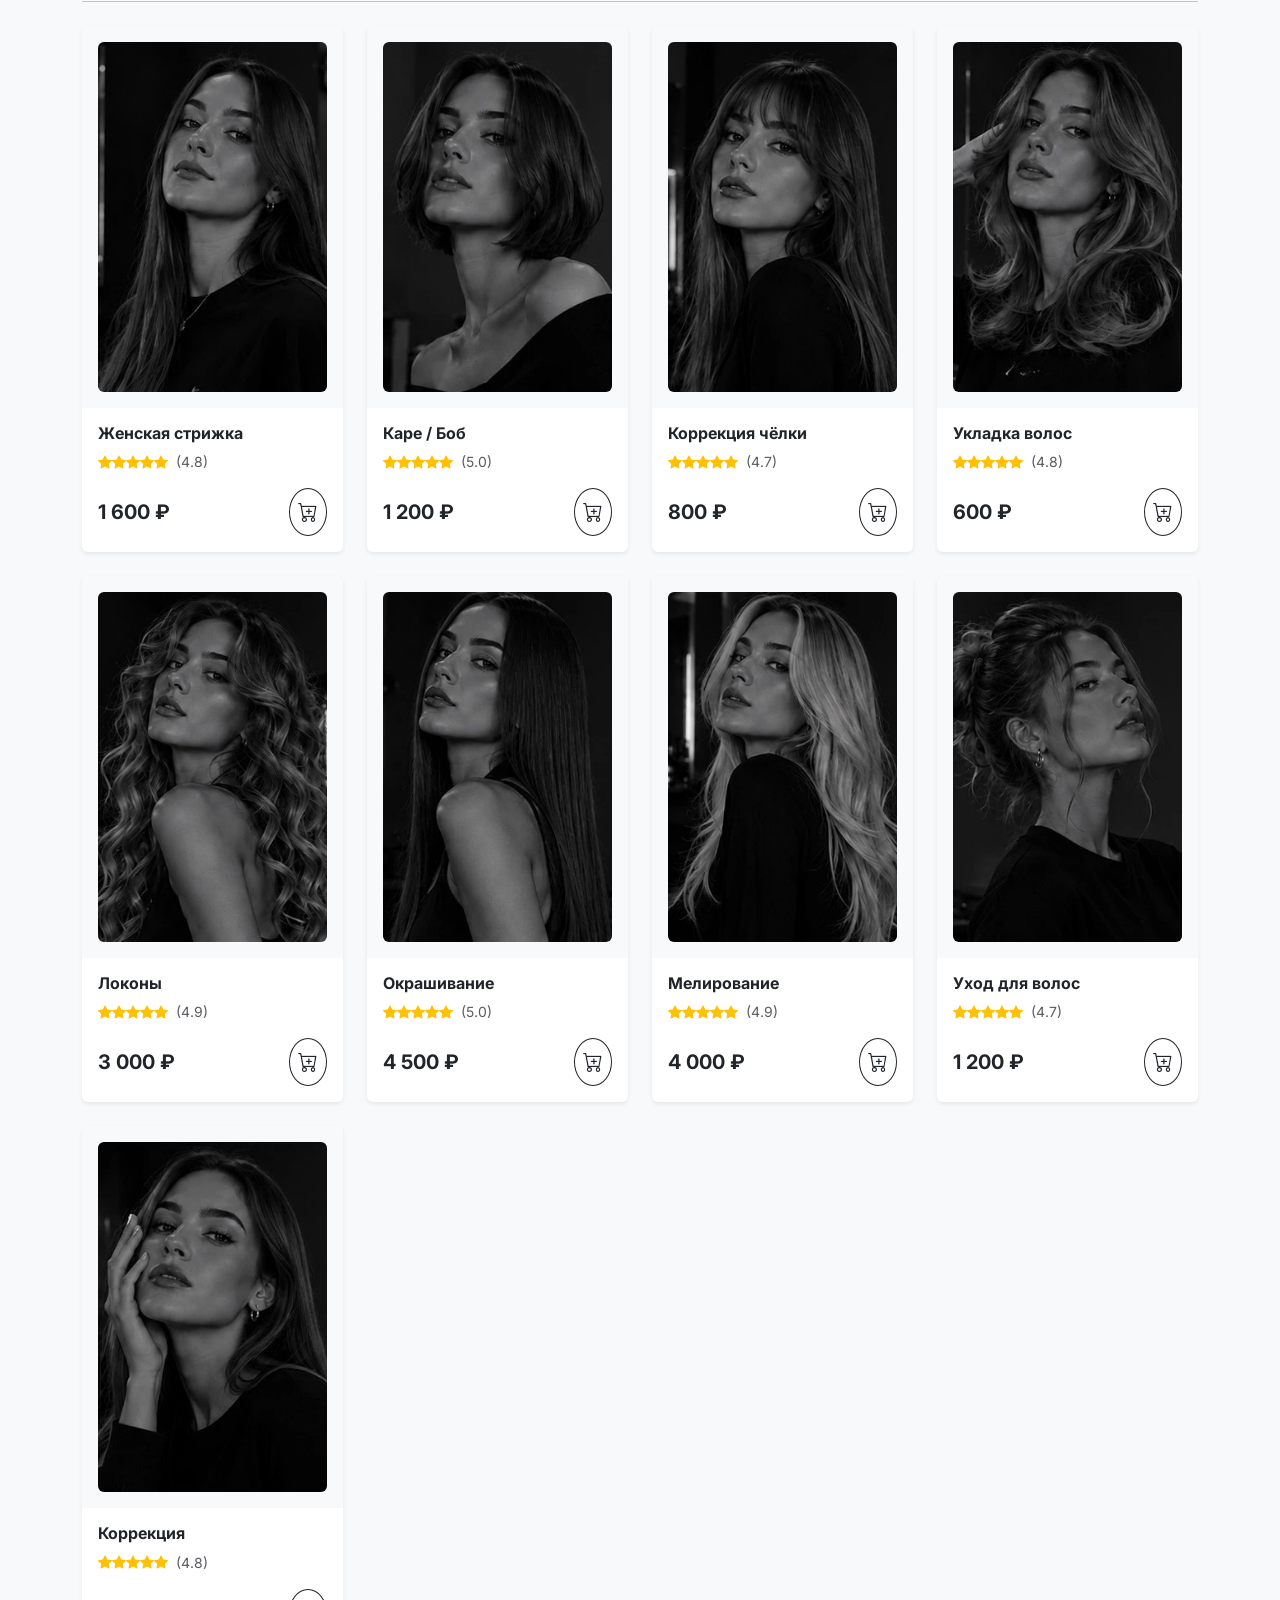
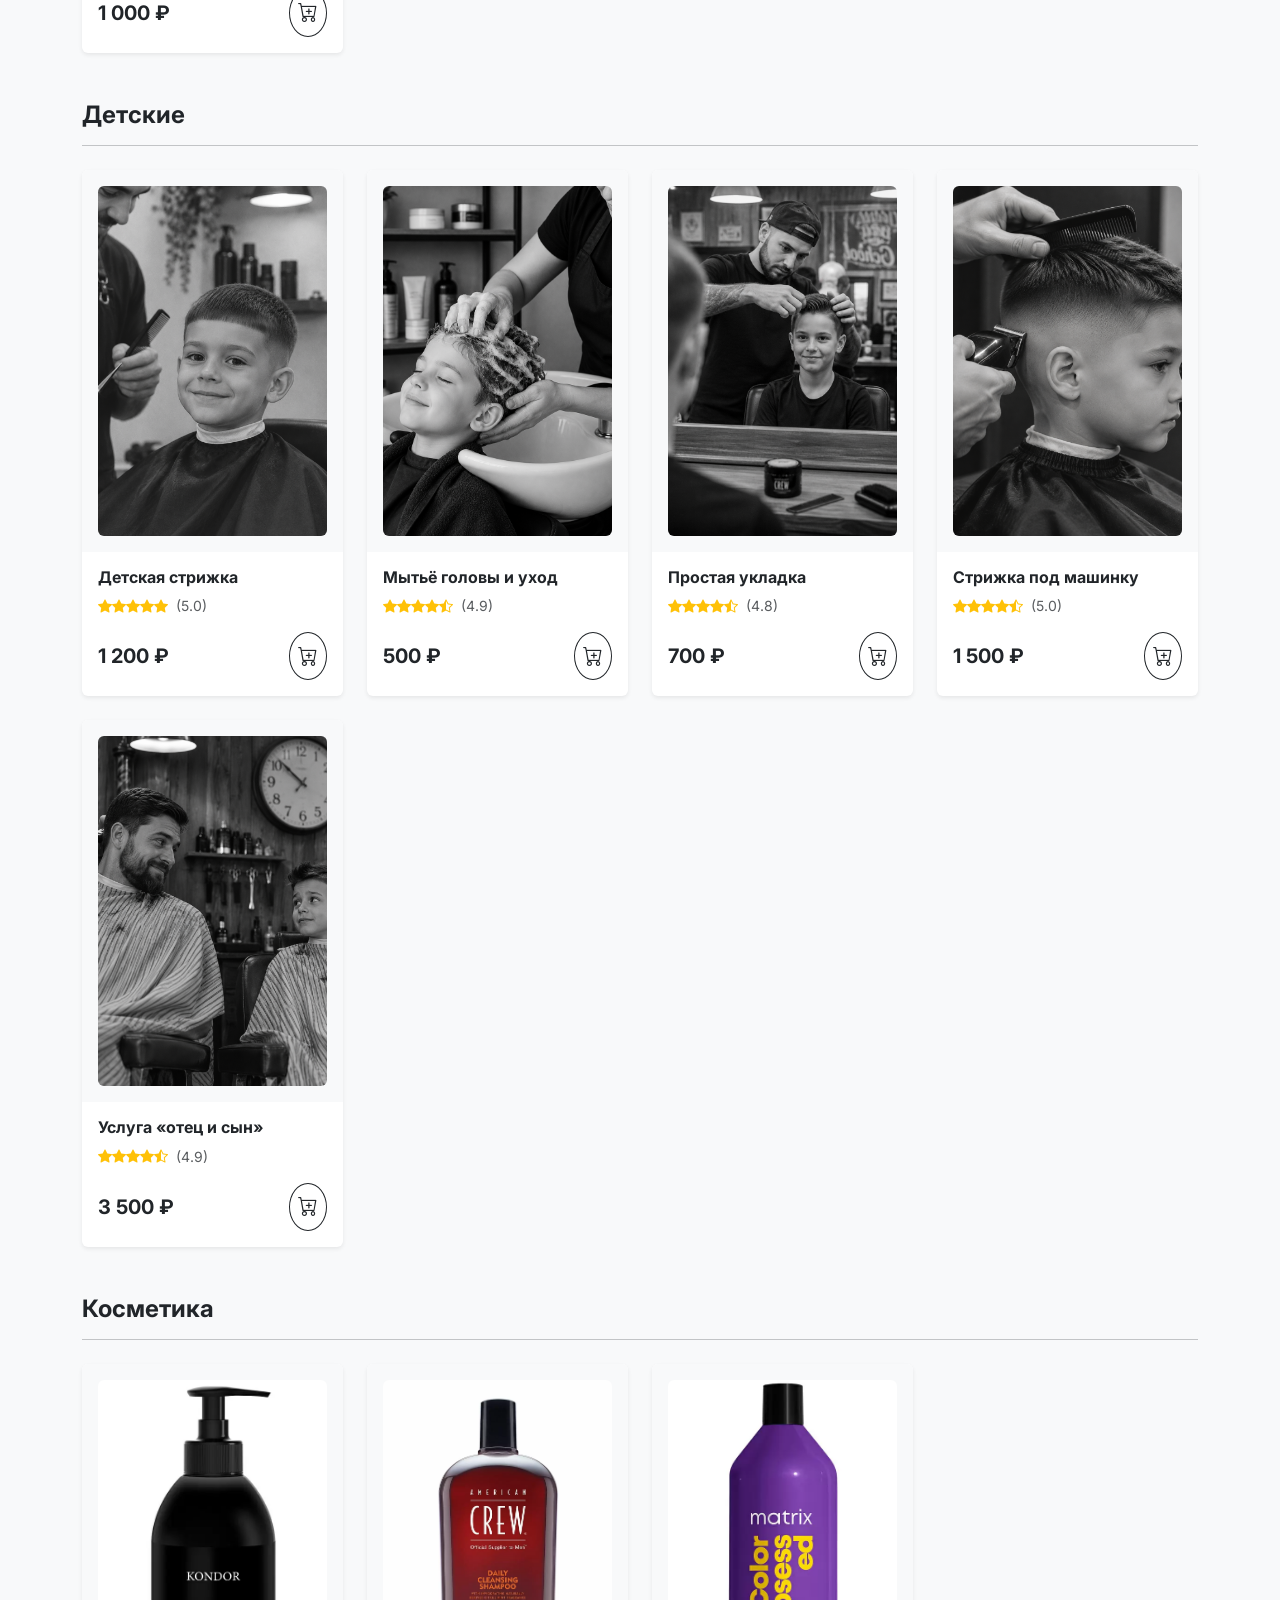
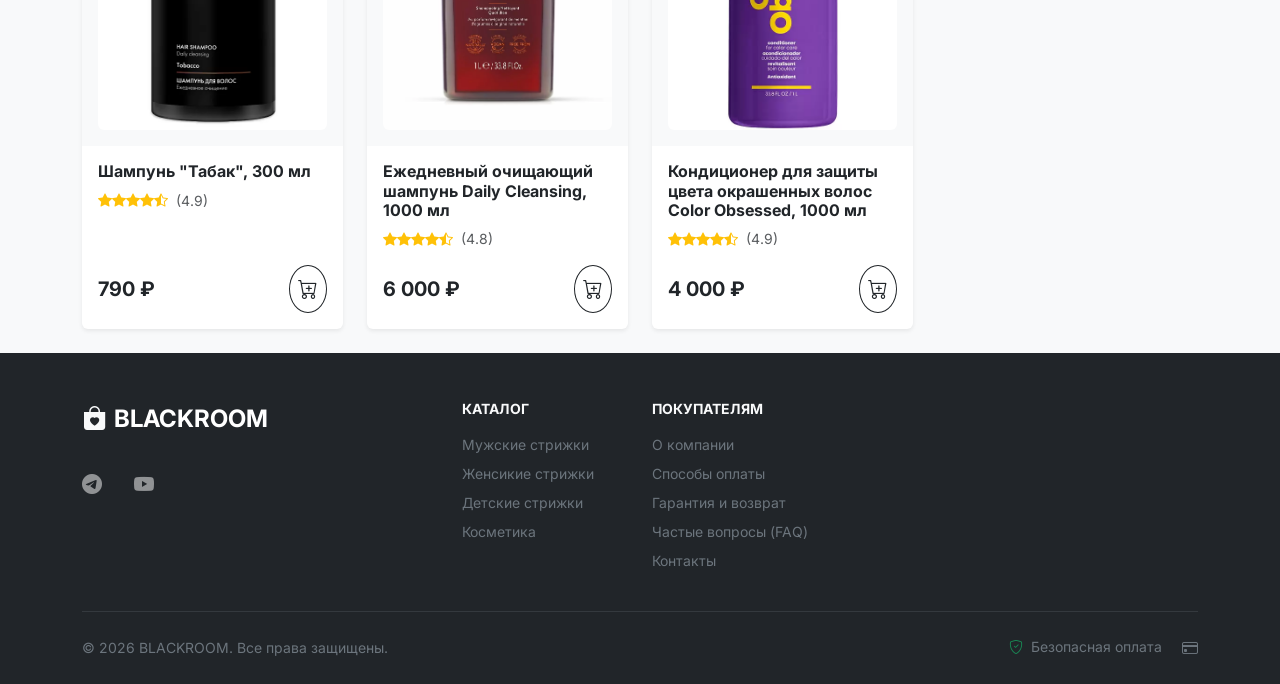
<file: catalog.html>
<!DOCTYPE html>
<html lang="ru">
<head>
    <meta charset="UTF-8">
    <meta name="viewport" content="width=device-width, initial-scale=1.0">
    <title>Услуги — BLACKROOM</title>

    <link href="https://cdn.jsdelivr.net/npm/bootstrap@5.3.3/dist/css/bootstrap.min.css" rel="stylesheet">
    <link rel="stylesheet" href="https://cdn.jsdelivr.net/npm/bootstrap-icons@1.11.3/font/bootstrap-icons.min.css">
    <link rel="preconnect" href="https://fonts.googleapis.com">
    <link rel="preconnect" href="https://fonts.gstatic.com" crossorigin>
    <link href="https://fonts.googleapis.com/css2?family=Inter:wght@400;500;600;700&display=swap" rel="stylesheet">
    <link rel="stylesheet" href="assets/css/main.css">
</head>

<body>
<div class="wrapper">

    <header class="header">
        <!-- Верхняя полоса -->
        <div class="header-top bg-light py-1 border-bottom">
            <div class="container d-flex justify-content-between align-items-center flex-wrap">
                <div class="header-top-contacts text-muted small">
                    <a class="text-secondary text-decoration-none me-3" href="tel:+78000000000">
                        <i class="bi bi-telephone text-dark me-1"></i>+7 (800) 000-00-00
                    </a>
                    <span><i class="bi bi-clock me-1"></i>Пн–Пт: 9:00–18:00</span>
                </div>

                <div class="header-top-user text-muted small">
                    <button type="button"
                            class="btn btn-link text-secondary text-decoration-none p-0 me-3"
                            data-bs-toggle="modal"
                            data-bs-target="#loginModal">
                        <i class="bi bi-person me-1"></i>Войти
                    </button>
                    <button type="button"
                            class="btn btn-link text-secondary text-decoration-none p-0"
                            data-bs-toggle="modal"
                            data-bs-target="#registerModal">
                        <i class="bi bi-person-add me-1"></i>Регистрация
                    </button>
                </div>
            </div>
        </div>

        <!-- Средняя полоса -->
        <div class="header-middle py-3 bg-white border-bottom">
            <div class="container">
                <div class="row align-items-center">
                    <div class="col-6 col-md-3">
                        <a href="index.html" class="navbar-brand fw-bold fs-4 text-dark">
                            <i class="bi bi-bag-heart-fill me-2"></i>BLACKROOM
                        </a>
                    </div>

                    <div class="col-12 col-md-6 order-3 order-md-2 mt-3 mt-md-0">
                        <form class="d-flex" action="catalog.html" method="get">
                            <input class="form-control me-2"
                                   type="search"
                                   name="search"
                                   placeholder="Поиск услуг..."
                                   aria-label="Поиск услуг">
                            <button class="btn btn-dark" type="submit" aria-label="Искать">
                                <i class="bi bi-search"></i>
                            </button>
                        </form>
                    </div>

                    <div class="col-6 col-md-3 text-end order-2 order-md-3">
                        <a href="favorites.html"
                           class="btn btn-outline-secondary position-relative me-2"
                           title="Избранное"
                           aria-label="Избранное">
                            <i class="bi bi-heart"></i>
                            <span id="favoriteCount"
                                  class="position-absolute top-0 start-100 translate-middle badge rounded-pill bg-danger">0</span>
                        </a>

                        <button type="button"
                                class="btn btn-dark position-relative"
                                title="Корзина"
                                aria-label="Открыть корзину"
                                data-bs-toggle="offcanvas"
                                data-bs-target="#offcanvasCart">
                            <i class="bi bi-cart3"></i>
                            <span id="cartCount"
                                  class="position-absolute top-0 start-100 translate-middle badge rounded-pill bg-warning text-dark">0</span>
                        </button>
                    </div>
                </div>
            </div>
        </div>

        <!-- Навигация -->
        <div class="header-bottom bg-dark text-white">
            <div class="container">
                <nav class="navbar navbar-expand-lg navbar-dark py-0">
                    <button class="navbar-toggler my-2"
                            type="button"
                            data-bs-toggle="collapse"
                            data-bs-target="#mainMenu"
                            aria-controls="mainMenu"
                            aria-expanded="false"
                            aria-label="Открыть меню">
                        <span class="navbar-toggler-icon"></span> Каталог
                    </button>

                    <div class="collapse navbar-collapse" id="mainMenu">
                        <ul class="navbar-nav me-auto mb-2 mb-lg-0">
                            <li class="nav-item">
                                <a class="nav-link" href="index.html">Главная</a>
                            </li>
                            <li class="nav-item">
                                <a class="nav-link active" href="catalog.html">Каталог</a>
                            </li>
                            <li class="nav-item">
                                <a class="nav-link" href="about.html">О нас</a>
                            </li>
                            <li class="nav-item">
                                <a class="nav-link" href="contact.html">Контакты</a>
                            </li>
                        </ul>
                    </div>
                </nav>
            </div>
        </div>
    </header>

    <main class="main-content py-4">
        <div class="container">
            <section class="products mb-5">
                <div class="d-flex justify-content-between align-items-center mb-4">
                    <h1 class="h3 fw-bold mb-0">Наши услуги</h1>
                    <a href="contact.html" class="text-dark text-decoration-none fw-semibold">
                        Записаться <i class="bi bi-arrow-right"></i>
                    </a>
                </div>
               <ul class="nav">
  <li class="nav-item" style="background-color: #212529; border-radius: 10px; margin-right: 5px;">
    <a class="nav-link active" aria-current="page" href="#muzh" style="color: white; font: bold;">Мужские</a>
  </li>
  <li class="nav-item" style="background-color: #212529; border-radius: 10px; margin-right: 5px;">
    <a class="nav-link" href="#zhen" style="color: white; font: bold;">Женские</a>
  </li>
  <li class="nav-item" style="background-color: #212529; border-radius: 10px; margin-right: 5px;">
    <a class="nav-link" href="#dets" style="color: white; font: bold;">Детские</a>
  </li>
  <li class="nav-item" style="background-color: #212529; border-radius: 10px; margin-right: 5px;">
    <a class="nav-link" href="#cosm" style="color: white; font: bold;">Косметика</a>
  </li>
</ul>
</section>
<section id="muzh">
    <h2 class="h4 fw-bold mb-3">Мужские</h2>
    <hr class="mb-4">

    <div class="row g-4">
        <div class="col-12 col-sm-6 col-md-4 col-lg-3">
            <article class="card h-100 product-card shadow-sm border-0" data-keywords="мужская стрижка">
                <div class="product-img-wrapper p-3 text-center bg-light">
                    <img src="images/chatmost_ru_1794328781360.png" class="card-img-top img-fluid rounded" alt="Мужская стрижка" style="height: 350px; object-fit: cover;">
                </div>
                <div class="card-body d-flex flex-column">
                    <h3 class="h6 card-title fw-bold">Мужская стрижка</h3>
                    <div class="text-warning small mb-2">
                        <i class="bi bi-star-fill"></i><i class="bi bi-star-fill"></i><i class="bi bi-star-fill"></i><i class="bi bi-star-fill"></i><i class="bi bi-star-fill"></i>
                        <span class="text-muted ms-1">(5.0)</span>
                    </div>
                    <div class="mt-auto pt-2 d-flex justify-content-between align-items-center">
                        <span class="fw-bold fs-5 text-dark">1 500 ₽</span>
                        <button class="btn btn-outline-dark btn-sm rounded-circle p-2 add-to-cart" type="button"
                                data-id="mens-cut" data-name="Мужская стрижка" data-price="1500"
                                aria-label="Добавить мужскую стрижку в корзину">
                            <i class="bi bi-cart-plus fs-5"></i>
                        </button>
                    </div>
                </div>
            </article>
        </div>

        <div class="col-12 col-sm-6 col-md-4 col-lg-3">
            <article class="card h-100 product-card shadow-sm border-0" data-keywords="борода усы барбер">
                <div class="product-img-wrapper p-3 text-center bg-light">
                    <img src="images/chatmost_ru_1794405844927.png" class="card-img-top img-fluid rounded" alt="Оформление бороды" style="height: 350px; object-fit: cover;">
                </div>
                <div class="card-body d-flex flex-column">
                    <h3 class="h6 card-title fw-bold">Оформление и моделирование бороды и усов</h3>
                    <div class="text-warning small mb-2">
                        <i class="bi bi-star-fill"></i><i class="bi bi-star-fill"></i><i class="bi bi-star-fill"></i><i class="bi bi-star-fill"></i><i class="bi bi-star-half"></i>
                        <span class="text-muted ms-1">(4.7)</span>
                    </div>
                    <div class="mt-auto pt-2 d-flex justify-content-between align-items-center">
                        <span class="fw-bold fs-5 text-dark">1 000 ₽</span>
                        <button class="btn btn-outline-dark btn-sm rounded-circle p-2 add-to-cart" type="button"
                                data-id="mens-beard" data-name="Оформление и моделирование бороды и усов" data-price="1000"
                                aria-label="Добавить оформление бороды в корзину">
                            <i class="bi bi-cart-plus fs-5"></i>
                        </button>
                    </div>
                </div>
            </article>
        </div>

        <div class="col-12 col-sm-6 col-md-4 col-lg-3">
            <article class="card h-100 product-card shadow-sm border-0" data-keywords="бритьё опасная бритва">
                <div class="product-img-wrapper p-3 text-center bg-light">
                    <img src="images/chatmost_ru_1794406017855.png" class="card-img-top img-fluid rounded" alt="Бритьё" style="height: 350px; object-fit: cover;">
                </div>
                <div class="card-body d-flex flex-column">
                    <h3 class="h6 card-title fw-bold">Бритьё</h3>
                    <div class="text-warning small mb-2">
                        <i class="bi bi-star-fill"></i><i class="bi bi-star-fill"></i><i class="bi bi-star-fill"></i><i class="bi bi-star-fill"></i><i class="bi bi-star-half"></i>
                        <span class="text-muted ms-1">(4.8)</span>
                    </div>
                    <div class="mt-auto pt-2 d-flex justify-content-between align-items-center">
                        <span class="fw-bold fs-5 text-dark">800 ₽</span>
                        <button class="btn btn-outline-dark btn-sm rounded-circle p-2 add-to-cart" type="button"
                                data-id="mens-shave" data-name="Бритьё" data-price="800"
                                aria-label="Добавить бритьё в корзину">
                            <i class="bi bi-cart-plus fs-5"></i>
                        </button>
                    </div>
                </div>
            </article>
        </div>

        <div class="col-12 col-sm-6 col-md-4 col-lg-3">
            <article class="card h-100 product-card shadow-sm border-0" data-keywords="укладка стайлинг">
                <div class="product-img-wrapper p-3 text-center bg-light">
                    <img src="images/chatmost_ru_1794406127008.png" class="card-img-top img-fluid rounded" alt="Укладка" style="height: 350px; object-fit: cover;">
                </div>
                <div class="card-body d-flex flex-column">
                    <h3 class="h6 card-title fw-bold">Укладка</h3>
                    <div class="text-warning small mb-2">
                        <i class="bi bi-star-fill"></i><i class="bi bi-star-fill"></i><i class="bi bi-star-fill"></i><i class="bi bi-star-fill"></i><i class="bi bi-star-half"></i>
                        <span class="text-muted ms-1">(4.8)</span>
                    </div>
                    <div class="mt-auto pt-2 d-flex justify-content-between align-items-center">
                        <span class="fw-bold fs-5 text-dark">500 ₽</span>
                        <button class="btn btn-outline-dark btn-sm rounded-circle p-2 add-to-cart" type="button"
                                data-id="mens-styling" data-name="Укладка" data-price="500"
                                aria-label="Добавить укладку в корзину">
                            <i class="bi bi-cart-plus fs-5"></i>
                        </button>
                    </div>
                </div>
            </article>
        </div>

        <div class="col-12 col-sm-6 col-md-4 col-lg-3">
            <article class="card h-100 product-card shadow-sm border-0" data-keywords="уход кожа лица косметика">
                <div class="product-img-wrapper p-3 text-center bg-light">
                    <img src="images/chatmost_ru_1794461556976.png" class="card-img-top img-fluid rounded" alt="Уход за кожей лица" style="height: 350px; object-fit: cover;">
                </div>
                <div class="card-body d-flex flex-column">
                    <h3 class="h6 card-title fw-bold">Уход за кожей лица</h3>
                    <div class="text-warning small mb-2">
                        <i class="bi bi-star-fill"></i><i class="bi bi-star-fill"></i><i class="bi bi-star-fill"></i><i class="bi bi-star-fill"></i><i class="bi bi-star-half"></i>
                        <span class="text-muted ms-1">(4.9)</span>
                    </div>
                    <div class="mt-auto pt-2 d-flex justify-content-between align-items-center">
                        <span class="fw-bold fs-5 text-dark">900 ₽</span>
                        <button class="btn btn-outline-dark btn-sm rounded-circle p-2 add-to-cart" type="button"
                                data-id="mens-skincare" data-name="Уход за кожей лица" data-price="900"
                                aria-label="Добавить уход за кожей лица в корзину">
                            <i class="bi bi-cart-plus fs-5"></i>
                        </button>
                    </div>
                </div>
            </article>
        </div>

        <div class="col-12 col-sm-6 col-md-4 col-lg-3">
            <article class="card h-100 product-card shadow-sm border-0" data-keywords="камуфляж седина окрашивание">
                <div class="product-img-wrapper p-3 text-center bg-light">
                    <img src="images/image.jpeg" class="card-img-top img-fluid rounded" alt="Камуфляж седины" style="height: 350px; object-fit: cover;">
                </div>
                <div class="card-body d-flex flex-column">
                    <h3 class="h6 card-title fw-bold">Камуфляж седины</h3>
                    <div class="text-warning small mb-2">
                        <i class="bi bi-star-fill"></i><i class="bi bi-star-fill"></i><i class="bi bi-star-fill"></i><i class="bi bi-star-fill"></i><i class="bi bi-star-half"></i>
                        <span class="text-muted ms-1">(5.0)</span>
                    </div>
                    <div class="mt-auto pt-2 d-flex justify-content-between align-items-center">
                        <span class="fw-bold fs-5 text-dark">1 300 ₽</span>
                        <button class="btn btn-outline-dark btn-sm rounded-circle p-2 add-to-cart" type="button"
                                data-id="mens-gray-camo" data-name="Камуфляж седины" data-price="1300"
                                aria-label="Добавить камуфляж седины в корзину">
                            <i class="bi bi-cart-plus fs-5"></i>
                        </button>
                    </div>
                </div>
            </article>
        </div>
    </div>
</section>

                <section class="mt-5" id="zhen">
    <h2 class="h4 fw-bold">Женские</h2>
    <hr class="mb-4">
    <div class="row g-4">

        <div class="col-12 col-sm-6 col-md-4 col-lg-3">
            <article class="card h-100 product-card shadow-sm border-0" data-keywords="женская стрижка">
                <div class="product-img-wrapper p-3 text-center bg-light">
                    <img src="images/b4392599-abb0-48e4-bf1b-926229707ebf.jpg" class="card-img-top img-fluid rounded" alt="Женская стрижка" style="height: 350px; object-fit: cover;">
                </div>
                <div class="card-body d-flex flex-column">
                    <h3 class="h6 card-title fw-bold">Женская стрижка</h3>
                    <div class="text-warning small mb-2">
                        <i class="bi bi-star-fill"></i><i class="bi bi-star-fill"></i><i class="bi bi-star-fill"></i><i class="bi bi-star-fill"></i><i class="bi bi-star-fill"></i>
                        <span class="text-muted ms-1">(4.8)</span>
                    </div>
                    <div class="mt-auto pt-2 d-flex justify-content-between align-items-center">
                        <span class="fw-bold fs-5 text-dark">1 600 ₽</span>
                        <button class="btn btn-outline-dark btn-sm rounded-circle p-2 add-to-cart" type="button"
                                data-id="women-cut" data-name="Женская стрижка" data-price="1600"
                                aria-label="Добавить женскую стрижку в корзину">
                            <i class="bi bi-cart-plus fs-5"></i>
                        </button>
                    </div>
                </div>
            </article>
        </div>

        <div class="col-12 col-sm-6 col-md-4 col-lg-3">
            <article class="card h-100 product-card shadow-sm border-0" data-keywords="каре боб">
                <div class="product-img-wrapper p-3 text-center bg-light">
                    <img src="images/1f04d702-d1e8-425c-93fa-8036cabd9ba4.jpg" class="card-img-top img-fluid rounded" alt="Каре / Боб" style="height: 350px; object-fit: cover;">
                </div>
                <div class="card-body d-flex flex-column">
                    <h3 class="h6 card-title fw-bold">Каре / Боб</h3>
                    <div class="text-warning small mb-2">
                        <i class="bi bi-star-fill"></i><i class="bi bi-star-fill"></i><i class="bi bi-star-fill"></i><i class="bi bi-star-fill"></i><i class="bi bi-star-fill"></i>
                        <span class="text-muted ms-1">(5.0)</span>
                    </div>
                    <div class="mt-auto pt-2 d-flex justify-content-between align-items-center">
                        <span class="fw-bold fs-5 text-dark">1 200 ₽</span>
                        <button class="btn btn-outline-dark btn-sm rounded-circle p-2 add-to-cart" type="button"
                                data-id="women-bob" data-name="Каре / Боб" data-price="1200"
                                aria-label="Добавить каре или боб в корзину">
                            <i class="bi bi-cart-plus fs-5"></i>
                        </button>
                    </div>
                </div>
            </article>
        </div>

        <div class="col-12 col-sm-6 col-md-4 col-lg-3">
            <article class="card h-100 product-card shadow-sm border-0" data-keywords="чёлка коррекция">
                <div class="product-img-wrapper p-3 text-center bg-light">
                    <img src="images/2f1d1a66-ee3b-4d1c-b0c1-efbda602a5ce.jpg" class="card-img-top img-fluid rounded" alt="Коррекция чёлки" style="height: 350px; object-fit: cover;">
                </div>
                <div class="card-body d-flex flex-column">
                    <h3 class="h6 card-title fw-bold">Коррекция чёлки</h3>
                    <div class="text-warning small mb-2">
                        <i class="bi bi-star-fill"></i><i class="bi bi-star-fill"></i><i class="bi bi-star-fill"></i><i class="bi bi-star-fill"></i><i class="bi bi-star-fill"></i>
                        <span class="text-muted ms-1">(4.7)</span>
                    </div>
                    <div class="mt-auto pt-2 d-flex justify-content-between align-items-center">
                        <span class="fw-bold fs-5 text-dark">800 ₽</span>
                        <button class="btn btn-outline-dark btn-sm rounded-circle p-2 add-to-cart" type="button"
                                data-id="women-fringe" data-name="Коррекция чёлки" data-price="800"
                                aria-label="Добавить коррекцию чёлки в корзину">
                            <i class="bi bi-cart-plus fs-5"></i>
                        </button>
                    </div>
                </div>
            </article>
        </div>

        <div class="col-12 col-sm-6 col-md-4 col-lg-3">
            <article class="card h-100 product-card shadow-sm border-0" data-keywords="укладка волосы">
                <div class="product-img-wrapper p-3 text-center bg-light">
                    <img src="images/7468c50d-1401-44b3-9ec2-a1a8d2f2e4c6.jpg" class="card-img-top img-fluid rounded" alt="Укладка волос" style="height: 350px; object-fit: cover;">
                </div>
                <div class="card-body d-flex flex-column">
                    <h3 class="h6 card-title fw-bold">Укладка волос</h3>
                    <div class="text-warning small mb-2">
                        <i class="bi bi-star-fill"></i><i class="bi bi-star-fill"></i><i class="bi bi-star-fill"></i><i class="bi bi-star-fill"></i><i class="bi bi-star-fill"></i>
                        <span class="text-muted ms-1">(4.8)</span>
                    </div>
                    <div class="mt-auto pt-2 d-flex justify-content-between align-items-center">
                        <span class="fw-bold fs-5 text-dark">600 ₽</span>
                        <button class="btn btn-outline-dark btn-sm rounded-circle p-2 add-to-cart" type="button"
                                data-id="women-styling" data-name="Укладка волос" data-price="600"
                                aria-label="Добавить укладку волос в корзину">
                            <i class="bi bi-cart-plus fs-5"></i>
                        </button>
                    </div>
                </div>
            </article>
        </div>

        <div class="col-12 col-sm-6 col-md-4 col-lg-3">
            <article class="card h-100 product-card shadow-sm border-0" data-keywords="локоны завивка">
                <div class="product-img-wrapper p-3 text-center bg-light">
                    <img src="images/9faa9515-e3b6-4e59-9f46-936923bcd26b.jpg" class="card-img-top img-fluid rounded" alt="Локоны" style="height: 350px; object-fit: cover;">
                </div>
                <div class="card-body d-flex flex-column">
                    <h3 class="h6 card-title fw-bold">Локоны</h3>
                    <div class="text-warning small mb-2">
                        <i class="bi bi-star-fill"></i><i class="bi bi-star-fill"></i><i class="bi bi-star-fill"></i><i class="bi bi-star-fill"></i><i class="bi bi-star-fill"></i>
                        <span class="text-muted ms-1">(4.9)</span>
                    </div>
                    <div class="mt-auto pt-2 d-flex justify-content-between align-items-center">
                        <span class="fw-bold fs-5 text-dark">3 000 ₽</span>
                        <button class="btn btn-outline-dark btn-sm rounded-circle p-2 add-to-cart" type="button"
                                data-id="women-curls" data-name="Локоны" data-price="3000"
                                aria-label="Добавить локоны в корзину">
                            <i class="bi bi-cart-plus fs-5"></i>
                        </button>
                    </div>
                </div>
            </article>
        </div>

        <div class="col-12 col-sm-6 col-md-4 col-lg-3">
            <article class="card h-100 product-card shadow-sm border-0" data-keywords="окрашивание краска">
                <div class="product-img-wrapper p-3 text-center bg-light">
                    <img src="images/97def935-d085-498c-b863-bc1b2f2eca63.jpg" class="card-img-top img-fluid rounded" alt="Окрашивание" style="height: 350px; object-fit: cover;">
                </div>
                <div class="card-body d-flex flex-column">
                    <h3 class="h6 card-title fw-bold">Окрашивание</h3>
                    <div class="text-warning small mb-2">
                        <i class="bi bi-star-fill"></i><i class="bi bi-star-fill"></i><i class="bi bi-star-fill"></i><i class="bi bi-star-fill"></i><i class="bi bi-star-fill"></i>
                        <span class="text-muted ms-1">(5.0)</span>
                    </div>
                    <div class="mt-auto pt-2 d-flex justify-content-between align-items-center">
                        <span class="fw-bold fs-5 text-dark">4 500 ₽</span>
                        <button class="btn btn-outline-dark btn-sm rounded-circle p-2 add-to-cart" type="button"
                                data-id="women-coloring" data-name="Окрашивание" data-price="4500"
                                aria-label="Добавить окрашивание в корзину">
                            <i class="bi bi-cart-plus fs-5"></i>
                        </button>
                    </div>
                </div>
            </article>
        </div>

        <div class="col-12 col-sm-6 col-md-4 col-lg-3">
            <article class="card h-100 product-card shadow-sm border-0" data-keywords="мелирование">
                <div class="product-img-wrapper p-3 text-center bg-light">
                    <img src="images/67503536-63c3-4afc-9e2d-a99804feabae.jpg" class="card-img-top img-fluid rounded" alt="Мелирование" style="height: 350px; object-fit: cover;">
                </div>
                <div class="card-body d-flex flex-column">
                    <h3 class="h6 card-title fw-bold">Мелирование</h3>
                    <div class="text-warning small mb-2">
                        <i class="bi bi-star-fill"></i><i class="bi bi-star-fill"></i><i class="bi bi-star-fill"></i><i class="bi bi-star-fill"></i><i class="bi bi-star-fill"></i>
                        <span class="text-muted ms-1">(4.9)</span>
                    </div>
                    <div class="mt-auto pt-2 d-flex justify-content-between align-items-center">
                        <span class="fw-bold fs-5 text-dark">4 000 ₽</span>
                        <button class="btn btn-outline-dark btn-sm rounded-circle p-2 add-to-cart" type="button"
                                data-id="women-highlighting" data-name="Мелирование" data-price="4000"
                                aria-label="Добавить мелирование в корзину">
                            <i class="bi bi-cart-plus fs-5"></i>
                        </button>
                    </div>
                </div>
            </article>
        </div>

        <div class="col-12 col-sm-6 col-md-4 col-lg-3">
            <article class="card h-100 product-card shadow-sm border-0" data-keywords="уход волосы маска">
                <div class="product-img-wrapper p-3 text-center bg-light">
                    <img src="images/f1befdcb-5e07-4d05-995a-1a170f5a4b73.jpg" class="card-img-top img-fluid rounded" alt="Уход для волос" style="height: 350px; object-fit: cover;">
                </div>
                <div class="card-body d-flex flex-column">
                    <h3 class="h6 card-title fw-bold">Уход для волос</h3>
                    <div class="text-warning small mb-2">
                        <i class="bi bi-star-fill"></i><i class="bi bi-star-fill"></i><i class="bi bi-star-fill"></i><i class="bi bi-star-fill"></i><i class="bi bi-star-fill"></i>
                        <span class="text-muted ms-1">(4.7)</span>
                    </div>
                    <div class="mt-auto pt-2 d-flex justify-content-between align-items-center">
                        <span class="fw-bold fs-5 text-dark">1 200 ₽</span>
                        <button class="btn btn-outline-dark btn-sm rounded-circle p-2 add-to-cart" type="button"
                                data-id="women-haircare" data-name="Уход для волос" data-price="1200"
                                aria-label="Добавить уход для волос в корзину">
                            <i class="bi bi-cart-plus fs-5"></i>
                        </button>
                    </div>
                </div>
            </article>
        </div>

        <div class="col-12 col-sm-6 col-md-4 col-lg-3">
            <article class="card h-100 product-card shadow-sm border-0" data-keywords="коррекция окрашивание">
                <div class="product-img-wrapper p-3 text-center bg-light">
                    <img src="images/d6263248-150e-4dab-ba1e-714ccef24041.jpg" class="card-img-top img-fluid rounded" alt="Коррекция" style="height: 350px; object-fit: cover;">
                </div>
                <div class="card-body d-flex flex-column">
                    <h3 class="h6 card-title fw-bold">Коррекция</h3>
                    <div class="text-warning small mb-2">
                        <i class="bi bi-star-fill"></i><i class="bi bi-star-fill"></i><i class="bi bi-star-fill"></i><i class="bi bi-star-fill"></i><i class="bi bi-star-fill"></i>
                        <span class="text-muted ms-1">(4.8)</span>
                    </div>
                    <div class="mt-auto pt-2 d-flex justify-content-between align-items-center">
                        <span class="fw-bold fs-5 text-dark">1 000 ₽</span>
                        <button class="btn btn-outline-dark btn-sm rounded-circle p-2 add-to-cart" type="button"
                                data-id="women-correction" data-name="Коррекция" data-price="1000"
                                aria-label="Добавить коррекцию в корзину">
                            <i class="bi bi-cart-plus fs-5"></i>
                        </button>
                    </div>
                </div>
            </article>
        </div>

    </div>
</section>

                <section class="mt-5" id="dets">
    <h2 class="h4 fw-bold mb-3">Детские</h2>
    <hr class="mb-4">

    <div class="row g-4">
        <div class="col-12 col-sm-6 col-md-4 col-lg-3">
            <article class="card h-100 product-card shadow-sm border-0" data-keywords="детская стрижка">
                <div class="product-img-wrapper p-3 text-center bg-light">
                    <img src="images/chatmost_ru_1794328284221.png" class="card-img-top img-fluid rounded" alt="Детская стрижка" style="height: 350px; object-fit: cover;">
                </div>
                <div class="card-body d-flex flex-column">
                    <h3 class="h6 card-title fw-bold">Детская стрижка</h3>
                    <div class="text-warning small mb-2">
                        <i class="bi bi-star-fill"></i><i class="bi bi-star-fill"></i><i class="bi bi-star-fill"></i><i class="bi bi-star-fill"></i><i class="bi bi-star-fill"></i>
                        <span class="text-muted ms-1">(5.0)</span>
                    </div>
                    <div class="mt-auto pt-2 d-flex justify-content-between align-items-center">
                        <span class="fw-bold fs-5 text-dark">1 200 ₽</span>
                        <button class="btn btn-outline-dark btn-sm rounded-circle p-2 add-to-cart" type="button"
                                data-id="kids-cut" data-name="Детская стрижка" data-price="1200"
                                aria-label="Добавить детскую стрижку в корзину">
                            <i class="bi bi-cart-plus fs-5"></i>
                        </button>
                    </div>
                </div>
            </article>
        </div>

        <div class="col-12 col-sm-6 col-md-4 col-lg-3">
            <article class="card h-100 product-card shadow-sm border-0" data-keywords="мытьё головы уход">
                <div class="product-img-wrapper p-3 text-center bg-light">
                    <img src="images/zoomai-109667-1.png" class="card-img-top img-fluid rounded" alt="Мытьё головы и уход" style="height: 350px; object-fit: cover;">
                </div>
                <div class="card-body d-flex flex-column">
                    <h3 class="h6 card-title fw-bold">Мытьё головы и уход</h3>
                    <div class="text-warning small mb-2">
                        <i class="bi bi-star-fill"></i><i class="bi bi-star-fill"></i><i class="bi bi-star-fill"></i><i class="bi bi-star-fill"></i><i class="bi bi-star-half"></i>
                        <span class="text-muted ms-1">(4.9)</span>
                    </div>
                    <div class="mt-auto pt-2 d-flex justify-content-between align-items-center">
                        <span class="fw-bold fs-5 text-dark">500 ₽</span>
                        <button class="btn btn-outline-dark btn-sm rounded-circle p-2 add-to-cart" type="button"
                                data-id="kids-wash" data-name="Мытьё головы и уход" data-price="500"
                                aria-label="Добавить мытьё головы и уход в корзину">
                            <i class="bi bi-cart-plus fs-5"></i>
                        </button>
                    </div>
                </div>
            </article>
        </div>

        <div class="col-12 col-sm-6 col-md-4 col-lg-3">
            <article class="card h-100 product-card shadow-sm border-0" data-keywords="укладка детская">
                <div class="product-img-wrapper p-3 text-center bg-light">
                    <img src="images/zoomai-109670-1.png" class="card-img-top img-fluid rounded" alt="Простая укладка" style="height: 350px; object-fit: cover;">
                </div>
                <div class="card-body d-flex flex-column">
                    <h3 class="h6 card-title fw-bold">Простая укладка</h3>
                    <div class="text-warning small mb-2">
                        <i class="bi bi-star-fill"></i><i class="bi bi-star-fill"></i><i class="bi bi-star-fill"></i><i class="bi bi-star-fill"></i><i class="bi bi-star-half"></i>
                        <span class="text-muted ms-1">(4.8)</span>
                    </div>
                    <div class="mt-auto pt-2 d-flex justify-content-between align-items-center">
                        <span class="fw-bold fs-5 text-dark">700 ₽</span>
                        <button class="btn btn-outline-dark btn-sm rounded-circle p-2 add-to-cart" type="button"
                                data-id="kids-styling" data-name="Простая укладка" data-price="700"
                                aria-label="Добавить простую укладку в корзину">
                            <i class="bi bi-cart-plus fs-5"></i>
                        </button>
                    </div>
                </div>
            </article>
        </div>

        <div class="col-12 col-sm-6 col-md-4 col-lg-3">
            <article class="card h-100 product-card shadow-sm border-0" data-keywords="машинка стрижка">
                <div class="product-img-wrapper p-3 text-center bg-light">
                    <img src="images/chatmost_ru_1794328096624.png" class="card-img-top img-fluid rounded" alt="Стрижка под машинку" style="height: 350px; object-fit: cover;">
                </div>
                <div class="card-body d-flex flex-column">
                    <h3 class="h6 card-title fw-bold">Стрижка под машинку</h3>
                    <div class="text-warning small mb-2">
                        <i class="bi bi-star-fill"></i><i class="bi bi-star-fill"></i><i class="bi bi-star-fill"></i><i class="bi bi-star-fill"></i><i class="bi bi-star-half"></i>
                        <span class="text-muted ms-1">(5.0)</span>
                    </div>
                    <div class="mt-auto pt-2 d-flex justify-content-between align-items-center">
                        <span class="fw-bold fs-5 text-dark">1 500 ₽</span>
                        <button class="btn btn-outline-dark btn-sm rounded-circle p-2 add-to-cart" type="button"
                                data-id="kids-clipper-cut" data-name="Стрижка под машинку" data-price="1500"
                                aria-label="Добавить стрижку под машинку в корзину">
                            <i class="bi bi-cart-plus fs-5"></i>
                        </button>
                    </div>
                </div>
            </article>
        </div>

        <div class="col-12 col-sm-6 col-md-4 col-lg-3">
            <article class="card h-100 product-card shadow-sm border-0" data-keywords="отец и сын семейная">
                <div class="product-img-wrapper p-3 text-center bg-light">
                    <img src="images/chatmost_ru_1794328155911.png" class="card-img-top img-fluid rounded" alt="Услуга «отец и сын»" style="height: 350px; object-fit: cover;">
                </div>
                <div class="card-body d-flex flex-column">
                    <h3 class="h6 card-title fw-bold">Услуга «отец и сын»</h3>
                    <div class="text-warning small mb-2">
                        <i class="bi bi-star-fill"></i><i class="bi bi-star-fill"></i><i class="bi bi-star-fill"></i><i class="bi bi-star-fill"></i><i class="bi bi-star-half"></i>
                        <span class="text-muted ms-1">(4.9)</span>
                    </div>
                    <div class="mt-auto pt-2 d-flex justify-content-between align-items-center">
                        <span class="fw-bold fs-5 text-dark">3 500 ₽</span>
                        <button class="btn btn-outline-dark btn-sm rounded-circle p-2 add-to-cart" type="button"
                                data-id="kids-father-son" data-name="Услуга «отец и сын»" data-price="3500"
                                aria-label="Добавить услугу «отец и сын» в корзину">
                            <i class="bi bi-cart-plus fs-5"></i>
                        </button>
                    </div>
                </div>
            </article>
        </div>
    </div>
</section>
<section class="mt-5" id="cosm">
    <h2 class="h4 fw-bold">Косметика</h2>
    <hr class="mb-4">
    <div class="row g-4">
        <div class="col-12 col-sm-6 col-md-4 col-lg-3">
            <article class="card h-100 product-card shadow-sm border-0" data-keywords="отец и сын семейная">
                <div class="product-img-wrapper p-3 text-center bg-light">
                    <img src="images/1labturryzarf7tviorb27gntg3kkmfy.webp" class="card-img-top img-fluid rounded" alt="Косметика Шампунь «Табак», 300 мл" style="height: 350px; object-fit: cover;">
                </div>
                <div class="card-body d-flex flex-column">
                    <h3 class="h6 card-title fw-bold">Шампунь "Табак", 300 мл</h3>
                    <div class="text-warning small mb-2">
                        <i class="bi bi-star-fill"></i><i class="bi bi-star-fill"></i><i class="bi bi-star-fill"></i><i class="bi bi-star-fill"></i><i class="bi bi-star-half"></i>
                        <span class="text-muted ms-1">(4.9)</span>
                    </div>
                    <div class="mt-auto pt-2 d-flex justify-content-between align-items-center">
                        <span class="fw-bold fs-5 text-dark">790 ₽</span>
                        <button class="btn btn-outline-dark btn-sm rounded-circle p-2 add-to-cart" type="button"
                                data-id="shampun-tabak" data-name="Косметика Шампунь «Табак», 300 мл" data-price="790"
                                aria-label="Добавить косметику Шампунь «Табак», 300 мл в корзину">
                            <i class="bi bi-cart-plus fs-5"></i>
                        </button>
                    </div>
                </div>
            </article>
        </div>
        <div class="col-12 col-sm-6 col-md-4 col-lg-3">
            <article class="card h-100 product-card shadow-sm border-0" data-keywords="отец и сын семейная">
                <div class="product-img-wrapper p-3 text-center bg-light">
                    <img src="images/5tymb1q62pinxe0x204nz7m4a04btl4v.webp" class="card-img-top img-fluid rounded" alt="Услуга «отец и сын»" style="height: 350px; object-fit: cover;">
                </div>
                <div class="card-body d-flex flex-column">
                    <h3 class="h6 card-title fw-bold">Ежедневный очищающий шампунь Daily Cleansing, 1000 мл</h3>
                    <div class="text-warning small mb-2">
                        <i class="bi bi-star-fill"></i><i class="bi bi-star-fill"></i><i class="bi bi-star-fill"></i><i class="bi bi-star-fill"></i><i class="bi bi-star-half"></i>
                        <span class="text-muted ms-1">(4.8)</span>
                    </div>
                    <div class="mt-auto pt-2 d-flex justify-content-between align-items-center">
                        <span class="fw-bold fs-5 text-dark">6 000 ₽</span>
                        <button class="btn btn-outline-dark btn-sm rounded-circle p-2 add-to-cart" type="button"
                                data-id="shampun-Daily-Cleansing" data-name="Косметика Ежедневный очищающий шампунь Daily Cleansing, 1000 мл" data-price="790"
                                aria-label="Добавить косметику Ежедневный очищающий шампунь Daily Cleansing, 1000 мл в корзину">
                            <i class="bi bi-cart-plus fs-5"></i>
                        </button>
                    </div>
                </div>
            </article>
        </div>
        <div class="col-12 col-sm-6 col-md-4 col-lg-3">
            <article class="card h-100 product-card shadow-sm border-0" data-keywords="отец и сын семейная">
                <div class="product-img-wrapper p-3 text-center bg-light">
                    <img src="images/z9glm08q6oqoqumt1f4ho8thri6dc1fx.webp" class="card-img-top img-fluid rounded" alt="Услуга «отец и сын»" style="height: 350px; object-fit: cover;">
                </div>
                <div class="card-body d-flex flex-column">
                    <h3 class="h6 card-title fw-bold">Кондиционер для защиты цвета окрашенных волос Color Obsessed, 1000 мл</h3>
                    <div class="text-warning small mb-2">
                        <i class="bi bi-star-fill"></i><i class="bi bi-star-fill"></i><i class="bi bi-star-fill"></i><i class="bi bi-star-fill"></i><i class="bi bi-star-half"></i>
                        <span class="text-muted ms-1">(4.9)</span>
                    </div>
                    <div class="mt-auto pt-2 d-flex justify-content-between align-items-center">
                        <span class="fw-bold fs-5 text-dark">4 000 ₽</span>
                        <button class="btn btn-outline-dark btn-sm rounded-circle p-2 add-to-cart" type="button"
                                data-id="konditioner-Color-Obsessed" data-name="Косметика Кондиционер для защиты цвета окрашенных волос Color Obsessed, 1000 мл" data-price="790"
                                aria-label="Добавить косметику Кондиционер для защиты цвета окрашенных волос Color Obsessed, 1000 мл в корзину">
                            <i class="bi bi-cart-plus fs-5"></i>
                        </button>
                    </div>
                </div>
            </article>
        </div>
        </section>

        </div>
    </main>

    <!-- ПОДВАЛ (FOOTER) -->
                <footer class="footer bg-dark text-white pt-5 pb-4 mt-auto">
            <div class="container">
                <div class="row g-4 mb-4">
                    
                    <!-- Колонка 1: О магазине -->
                    <div class="col-12 col-md-4">
                        <a href="index.html" class="navbar-brand fw-bold fs-4 text-white d-inline-block mb-3">
                            <i class="bi bi-bag-heart-fill text-light me-2"></i>BLACKROOM
                        </a>
                        <p class="text-secondary small">
                            
                        </p>
                        <div class="d-flex gap-3 fs-5">
                            <a href="#" class="text-secondary text-white-50"><i class="bi bi-telegram"></i></a>
                            <a href="#" class="text-secondary text-white-50"><i class="bi bi-vk"></i></a>
                            <a href="#" class="text-secondary text-white-50"><i class="bi bi-youtube"></i></a>
                        </div>
                    </div>

                    <!-- Колонка 2: Магазин -->
                    <div class="col-6 col-md-2">
                        <h6 class="fw-bold mb-3 text-uppercase small text-light">Каталог</h6>
                        <ul class="list-unstyled small">
                            <li class="mb-2"><a href="#muzh" class="text-secondary text-decoration-none">Мужские стрижки</a></li>
                            <li class="mb-2"><a href="#zhen" class="text-secondary text-decoration-none">Женсикие стрижки</a></li>
                            <li class="mb-2"><a href="#dets" class="text-secondary text-decoration-none">Детские стрижки</a></li>
                            <li class="mb-2"><a href="#cosm" class="text-secondary text-decoration-none">Косметика</a></li>
                        </ul>
                    </div>

                    <!-- Колонка 3: Покупателям -->
                    <div class="col-6 col-md-3">
                        <h6 class="fw-bold mb-3 text-uppercase small text-light">Покупателям</h6>
                        <ul class="list-unstyled small">
                            <li class="mb-2"><a href="about.html" class="text-secondary text-decoration-none">О компании</a></li>
                            <li class="mb-2"><a href="#" class="text-secondary text-decoration-none">Способы оплаты</a></li>
                            <li class="mb-2"><a href="#" class="text-secondary text-decoration-none">Гарантия и возврат</a></li>
                            <li class="mb-2"><a href="#" class="text-secondary text-decoration-none">Частые вопросы (FAQ)</a></li>
                            <li class="mb-2"><a href="contact.html" class="text-secondary text-decoration-none">Контакты</a></li>
                        </ul>
                    </div>

                </div>

                <hr class="border-secondary my-4">

                <!-- Нижняя полоса --><div class="d-flex flex-column flex-sm-row justify-content-between align-items-center small text-secondary">
                    <p class="mb-2 mb-sm-0">&copy; 2026 BLACKROOM. Все права защищены.</p>
                    <div>
                        <span class="me-3"><i class="bi bi-shield-check text-success me-1"></i> Безопасная оплата</span>
                        <i class="bi bi-credit-card fs-6 align-middle"></i>
                    </div>
                </div>
            </div>
        </footer>
<!-- ВЫЕЗЖАЮЩАЯ ПАНЕЛЬ КОРЗИНЫ (OFFCANVAS — УРОК 9) -->
    <div class="offcanvas offcanvas-end" tabindex="-1" id="offcanvasCart" aria-labelledby="offcanvasCartLabel">
    <div class="offcanvas-header border-bottom">
        <h5 class="offcanvas-title fw-bold" id="offcanvasCartLabel">Корзина</h5>
        <button type="button" class="btn-close" data-bs-dismiss="offcanvas" aria-label="Закрыть"></button>
    </div>
    <div class="offcanvas-body d-flex flex-column">
        <div id="cartItems">
            <p class="text-muted">Корзина пока пуста.</p>
        </div>

        <div class="border-top pt-3 mt-auto">
            <div class="d-flex justify-content-between mb-3">
                <span class="fw-bold">Итого:</span>
                <span class="fw-bold fs-5 text-dark" id="cartTotal">0 ₽</span>
            </div>
            <div class="d-grid gap-2">
                <a href="chekout.html" class="btn btn-dark">Оформить заказ</a>
                <button class="btn btn-outline-secondary" data-bs-dismiss="offcanvas">Продолжить покупки</button>
            </div>
        </div>
    </div>
</div>

    <script src="https://cdn.jsdelivr.net/npm/bootstrap@5.3.3/dist/js/bootstrap.bundle.min.js"></script>
<script src="assets/js/main.js"></script>

</body>
<!-- Модальное окно авторизации -->
<!-- Окно входа -->
<div class="modal fade" id="loginModal" tabindex="-1" aria-labelledby="loginModalLabel" aria-hidden="true">
    <div class="modal-dialog modal-dialog-centered">
        <div class="modal-content">
            <div class="modal-header">
                <h5 class="modal-title fw-bold" id="loginModalLabel">Вход в аккаунт</h5>
                <button type="button" class="btn-close" data-bs-dismiss="modal" aria-label="Закрыть"></button>
            </div>
            <div class="modal-body">
                <form id="loginForm">
                    <div class="mb-3">
                        <label for="loginEmail" class="form-label">Электронная почта</label>
                        <input id="loginEmail" type="email" class="form-control" required>
                    </div>
                    <div class="mb-3">
                        <label for="loginPassword" class="form-label">Пароль</label>
                        <input id="loginPassword" type="password" class="form-control" required>
                    </div>
                    <div id="loginMessage" class="small mb-3" aria-live="polite"></div>
                    <button type="submit" class="btn btn-dark w-100">Войти</button>
                </form>
                <div class="text-center mt-3">
                    <button type="button" class="btn btn-link btn-sm text-secondary"
                            data-bs-target="#registerModal" data-bs-toggle="modal">
                        Ещё нет аккаунта? Зарегистрироваться
                    </button>
                </div>
            </div>
        </div>
    </div>
</div>

<!-- Окно регистрации -->
<div class="modal fade" id="registerModal" tabindex="-1" aria-labelledby="registerModalLabel" aria-hidden="true">
    <div class="modal-dialog modal-dialog-centered">
        <div class="modal-content">
            <div class="modal-header">
                <h5 class="modal-title fw-bold" id="registerModalLabel">Регистрация</h5>
                <button type="button" class="btn-close" data-bs-dismiss="modal" aria-label="Закрыть"></button>
            </div>
            <div class="modal-body">
                <form id="registerForm">
                    <div class="mb-3">
                        <label for="registerEmail" class="form-label">Электронная почта</label>
                        <input id="registerEmail" type="email" class="form-control" required>
                    </div>
                    <div class="mb-3">
                        <label for="registerPassword" class="form-label">Пароль</label>
                        <input id="registerPassword" type="password" class="form-control"
                               minlength="6" required>
                        <div class="form-text">Минимум 6 символов.</div>
                    </div>
                    <div id="registerMessage" class="small mb-3" aria-live="polite"></div>
                    <button type="submit" class="btn btn-dark w-100">Создать аккаунт</button>
                </form>
            </div>
        </div>
    </div>
</div>
</file>
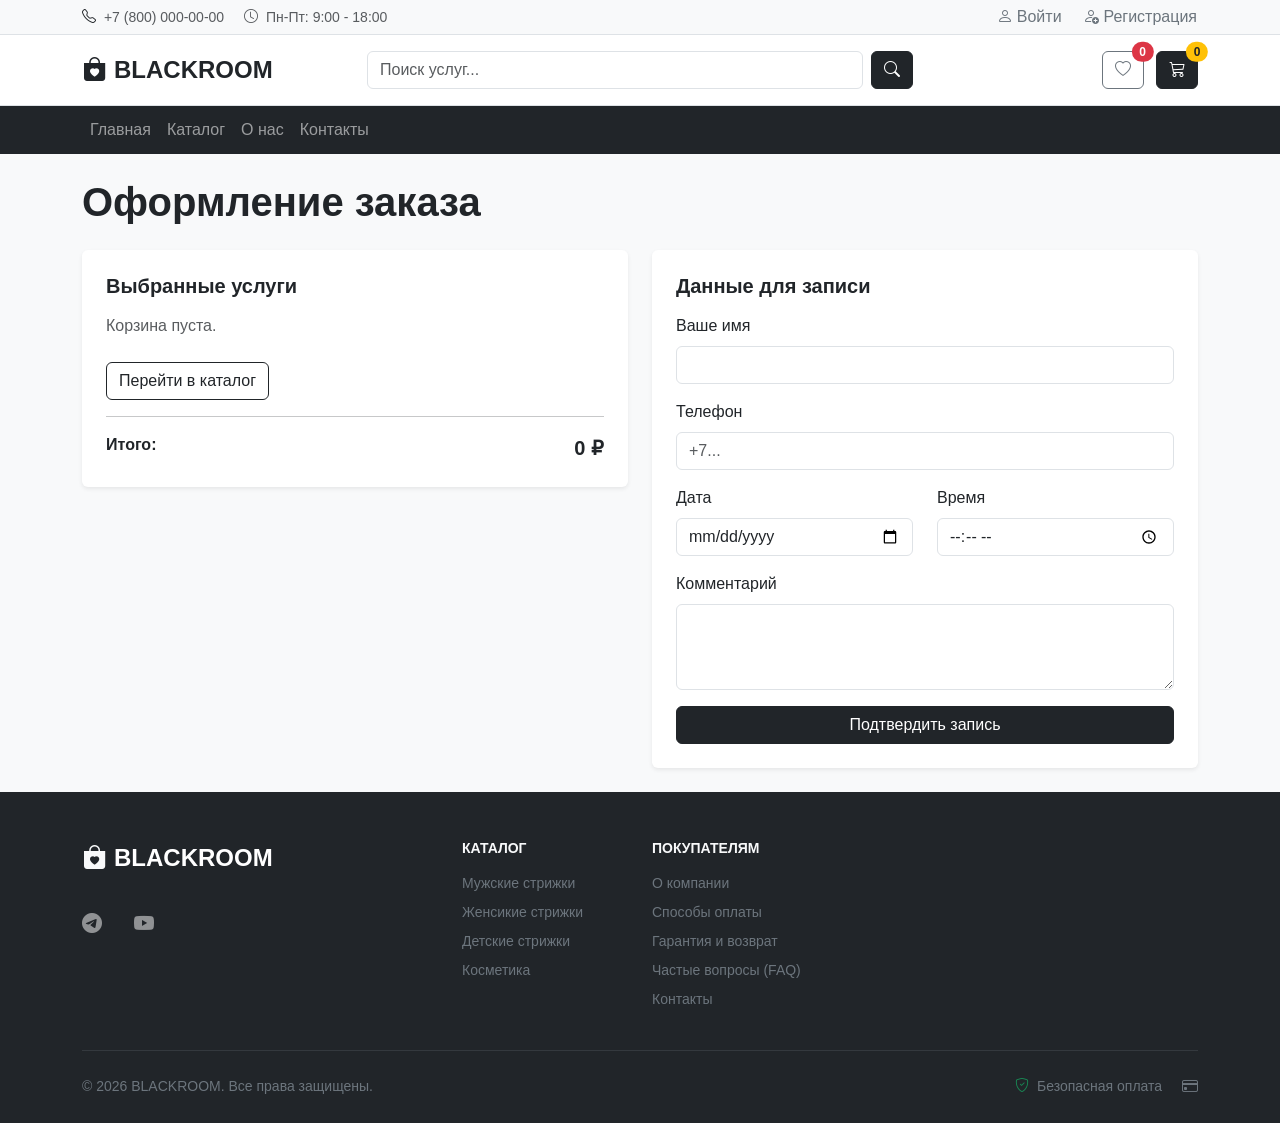
<file: chekout.html>
<!DOCTYPE html>
<html lang="ru">
<head>
    <meta charset="UTF-8">
    <meta name="viewport" content="width=device-width, initial-scale=1.0">
    <title>Оформление заказа — BLACKROOM</title>

    <link href="https://cdn.jsdelivr.net/npm/bootstrap@5.3.3/dist/css/bootstrap.min.css" rel="stylesheet">
    <link rel="stylesheet" href="https://cdn.jsdelivr.net/npm/bootstrap-icons@1.11.3/font/bootstrap-icons.min.css">
    <link rel="stylesheet" href="assets/css/main.css">
</head>

<body>
<header class="header">
            <!-- Верхняя полоса -->
            <div class="header-top bg-light py-1 border-bottom">
                <div class="container d-flex justify-content-between align-items-center flex-wrap">
                    <div class="header-top-contacts text-muted small">
                        <span class="me-3"><i class="bi bi-telephone text-dark me-1"></i> +7 (800) 000-00-00</span>
                        <span><i class="bi bi-clock me-1"></i> Пн-Пт: 9:00 - 18:00</span>
                    </div>
                    <div class="header-top-user text-muted small">
    <button type="button"
            class="btn btn-link text-secondary text-decoration-none p-0 me-3"
            data-bs-toggle="modal" data-bs-target="#loginModal">
        <i class="bi bi-person me-1"></i>Войти
    </button>

    <button type="button"
            class="btn btn-link text-secondary text-decoration-none p-0"
            data-bs-toggle="modal" data-bs-target="#registerModal">
        <i class="bi bi-person-add me-1"></i>Регистрация
    </button>
</div>
                </div>
            </div>

            <!-- Средняя полоса -->
            <div class="header-middle py-3 bg-white border-bottom">
                <div class="container">
                    <div class="row align-items-center">
                        <div class="col-6 col-md-3">
                            <a href="index.html" class="navbar-brand fw-bold fs-4 text-dark">
                                <i class="bi bi-bag-heart-fill me-2"></i>BLACKROOM
                            </a>
                        </div>
                        <div class="col-12 col-md-6 order-3 order-md-2 mt-3 mt-md-0">
                            <form class="d-flex" action="catalog.html" method="get">
    <input class="form-control me-2"
           type="search"
           name="search"
           placeholder="Поиск услуг..."
           aria-label="Поиск услуг">
    <button class="btn btn-dark" type="submit" aria-label="Искать">
        <i class="bi bi-search"></i>
    </button>
</form>
                        </div>
                        <div class="col-6 col-md-3 text-end order-2 order-md-3">
                            <a href="#" class="btn btn-outline-secondary position-relative me-2" title="Избранное">
                                <i class="bi bi-heart"></i>
                                <span id="favoriteCount"
      class="position-absolute top-0 start-100 translate-middle badge rounded-pill bg-danger">0</span>
                            </a>
                            <a href="#" class="btn btn-dark position-relative" title="Корзина" data-bs-toggle="offcanvas" data-bs-target="#offcanvasCart">
                                <i class="bi bi-cart3"></i>
                                <span class="position-absolute top-0 start-100 translate-middle badge rounded-pill bg-warning text-dark">0</span>
                            </a>
                        </div>
                    </div>
                </div>
            </div>

            <!-- Навигация -->
            <div class="header-bottom bg-dark text-white">
                <div class="container">
                    <nav class="navbar navbar-expand-lg navbar-dark py-0">
                        <button class="navbar-toggler my-2" type="button" data-bs-toggle="collapse" data-bs-target="#mainMenu">
                            <span class="navbar-toggler-icon"></span> Каталог
                        </button>
                        <div class="collapse navbar-collapse" id="mainMenu">
                            <ul class="navbar-nav me-auto mb-2 mb-lg-0">
                               <ul class="navbar-nav me-auto mb-2 mb-lg-0">
    <li class="nav-item"><a class="nav-link" href="index.html">Главная</a></li>
    <li class="nav-item dropdown">
        <a class="nav-link" href="catalog.html">Каталог</a>
    </li>
    <li class="nav-item"><a class="nav-link" href="about.html">О нас</a></li>
    <li class="nav-item"><a class="nav-link" href="contact.html">Контакты</a></li>
</ul>
                        </div>
                    </nav>
                </div>
            </div>
        </header>


<main class="container py-4">
    <h1 class="fw-bold mb-4">Оформление заказа</h1>

    <div class="row g-4">
        <section class="col-lg-6">
            <div class="card border-0 shadow-sm">
                <div class="card-body p-4">
                    <h2 class="h5 fw-bold mb-3">Выбранные услуги</h2>

                    <div id="checkoutItems"></div>

                    <hr>
                    <div class="d-flex justify-content-between">
                        <span class="fw-bold">Итого:</span>
                        <span id="checkoutTotal" class="fw-bold fs-5">0 ₽</span>
                    </div>
                </div>
            </div>
        </section>

        <section class="col-lg-6">
            <div class="card border-0 shadow-sm">
                <div class="card-body p-4">
                    <h2 class="h5 fw-bold mb-3">Данные для записи</h2>

                    <form id="checkoutForm">
                        <div class="mb-3">
                            <label for="customer" class="form-label">Ваше имя</label>
                            <input id="customer" name="customer"
                                   class="form-control" required>
                        </div>

                        <div class="mb-3">
                            <label for="phone" class="form-label">Телефон</label>
                            <input id="phone" name="phone" type="tel"
                                   class="form-control" placeholder="+7..." required>
                        </div>

                        <div class="row">
                            <div class="col-sm-6 mb-3">
                                <label for="orderDate" class="form-label">Дата</label>
                                <input id="orderDate" name="date" type="date"
                                       class="form-control" required>
                            </div>

                            <div class="col-sm-6 mb-3">
                                <label for="orderTime" class="form-label">Время</label>
                                <input id="orderTime" name="time" type="time"
                                       class="form-control" required>
                            </div>
                        </div>

                        <div class="mb-3">
                            <label for="comment" class="form-label">Комментарий</label>
                            <textarea id="comment" name="comment"
                                      class="form-control" rows="3"></textarea>
                        </div>

                        <div id="orderMessage" aria-live="polite"></div>

                        <button type="submit" class="btn btn-dark w-100">
                            Подтвердить запись
                        </button>
                    </form>
                </div>
            </div>
        </section>
    </div>
</main>

 <!-- ПОДВАЛ (FOOTER) -->
                <footer class="footer bg-dark text-white pt-5 pb-4 mt-auto">
            <div class="container">
                <div class="row g-4 mb-4">
                    
                    <!-- Колонка 1: О магазине -->
                    <div class="col-12 col-md-4">
                        <a href="index.html" class="navbar-brand fw-bold fs-4 text-white d-inline-block mb-3">
                            <i class="bi bi-bag-heart-fill text-light me-2"></i>BLACKROOM
                        </a>
                        <p class="text-secondary small">
                            
                        </p>
                        <div class="d-flex gap-3 fs-5">
                            <a href="#" class="text-secondary text-white-50"><i class="bi bi-telegram"></i></a>
                            <a href="#" class="text-secondary text-white-50"><i class="bi bi-vk"></i></a>
                            <a href="#" class="text-secondary text-white-50"><i class="bi bi-youtube"></i></a>
                        </div>
                    </div>

                    <!-- Колонка 2: Магазин -->
                    <div class="col-6 col-md-2">
                        <h6 class="fw-bold mb-3 text-uppercase small text-light">Каталог</h6>
                        <ul class="list-unstyled small">
                            <li class="mb-2"><a href="catalog.html #muzh" class="text-secondary text-decoration-none">Мужские стрижки</a></li>
                            <li class="mb-2"><a href="catalog.html #zhen" class="text-secondary text-decoration-none">Женсикие стрижки</a></li>
                            <li class="mb-2"><a href="catalog.html #dets" class="text-secondary text-decoration-none">Детские стрижки</a></li>
                            <li class="mb-2"><a href="catalog.html #cosm" class="text-secondary text-decoration-none">Косметика</a></li>
                        </ul>
                    </div>

                    <!-- Колонка 3: Покупателям -->
                    <div class="col-6 col-md-3">
                        <h6 class="fw-bold mb-3 text-uppercase small text-light">Покупателям</h6>
                        <ul class="list-unstyled small">
                            <li class="mb-2"><a href="about.html" class="text-secondary text-decoration-none">О компании</a></li>
                            <li class="mb-2"><a href="#" class="text-secondary text-decoration-none">Способы оплаты</a></li>
                            <li class="mb-2"><a href="#" class="text-secondary text-decoration-none">Гарантия и возврат</a></li>
                            <li class="mb-2"><a href="#" class="text-secondary text-decoration-none">Частые вопросы (FAQ)</a></li>
                            <li class="mb-2"><a href="contact.html" class="text-secondary text-decoration-none">Контакты</a></li>
                        </ul>
                    </div>

                </div>

                <hr class="border-secondary my-4">

                <!-- Нижняя полоса --><div class="d-flex flex-column flex-sm-row justify-content-between align-items-center small text-secondary">
                    <p class="mb-2 mb-sm-0">&copy; 2026 BLACKROOM. Все права защищены.</p>
                    <div>
                        <span class="me-3"><i class="bi bi-shield-check text-success me-1"></i> Безопасная оплата</span>
                        <i class="bi bi-credit-card fs-6 align-middle"></i>
                    </div>
                </div>
            </div>
        </footer>
<!-- ВЫЕЗЖАЮЩАЯ ПАНЕЛЬ КОРЗИНЫ (OFFCANVAS — УРОК 9) -->
    <div class="offcanvas offcanvas-end" tabindex="-1" id="offcanvasCart" aria-labelledby="offcanvasCartLabel">
    <div class="offcanvas-header border-bottom">
        <h5 class="offcanvas-title fw-bold" id="offcanvasCartLabel">Корзина</h5>
        <button type="button" class="btn-close" data-bs-dismiss="offcanvas" aria-label="Закрыть"></button>
    </div>
    <div class="offcanvas-body d-flex flex-column">
        <div id="cartItems">
            <p class="text-muted">Корзина пока пуста.</p>
        </div>

        <div class="border-top pt-3 mt-auto">
            <div class="d-flex justify-content-between mb-3">
                <span class="fw-bold">Итого:</span>
                <span class="fw-bold fs-5 text-dark" id="cartTotal">0 ₽</span>
            </div>
            <div class="d-grid gap-2">
                <a href="chekout.html" class="btn btn-dark">Оформить заказ</a>
                <button class="btn btn-outline-secondary" data-bs-dismiss="offcanvas">Продолжить покупки</button>
            </div>
        </div>
    </div>
</div>
    <!-- Bootstrap JS Bundle -->
    <script src="https://cdn.jsdelivr.net/npm/bootstrap@5.3.3/dist/js/bootstrap.bundle.min.js"></script>
    <!-- jQuery -->
    <script src="https://code.jquery.com/jquery-3.7.1.min.js"></script>
    <!-- Owl Carousel JS -->
    <script src="https://cdnjs.cloudflare.com/ajax/libs/OwlCarousel2/2.3.4/owl.carousel.min.js"></script><script src="assets/js/main.js"></script>
</body>
<!-- Модальное окно авторизации -->
<!-- Окно входа -->
<div class="modal fade" id="loginModal" tabindex="-1" aria-labelledby="loginModalLabel" aria-hidden="true">
    <div class="modal-dialog modal-dialog-centered">
        <div class="modal-content">
            <div class="modal-header">
                <h5 class="modal-title fw-bold" id="loginModalLabel">Вход в аккаунт</h5>
                <button type="button" class="btn-close" data-bs-dismiss="modal" aria-label="Закрыть"></button>
            </div>
            <div class="modal-body">
                <form id="loginForm">
                    <div class="mb-3">
                        <label for="loginEmail" class="form-label">Электронная почта</label>
                        <input id="loginEmail" type="email" class="form-control" required>
                    </div>
                    <div class="mb-3">
                        <label for="loginPassword" class="form-label">Пароль</label>
                        <input id="loginPassword" type="password" class="form-control" required>
                    </div>
                    <div id="loginMessage" class="small mb-3" aria-live="polite"></div>
                    <button type="submit" class="btn btn-dark w-100">Войти</button>
                </form>
                <div class="text-center mt-3">
                    <button type="button" class="btn btn-link btn-sm text-secondary"
                            data-bs-target="#registerModal" data-bs-toggle="modal">
                        Ещё нет аккаунта? Зарегистрироваться
                    </button>
                </div>
            </div>
        </div>
    </div>
</div>

<!-- Окно регистрации -->
<div class="modal fade" id="registerModal" tabindex="-1" aria-labelledby="registerModalLabel" aria-hidden="true">
    <div class="modal-dialog modal-dialog-centered">
        <div class="modal-content">
            <div class="modal-header">
                <h5 class="modal-title fw-bold" id="registerModalLabel">Регистрация</h5>
                <button type="button" class="btn-close" data-bs-dismiss="modal" aria-label="Закрыть"></button>
            </div>
            <div class="modal-body">
                <form id="registerForm">
                    <div class="mb-3">
                        <label for="registerEmail" class="form-label">Электронная почта</label>
                        <input id="registerEmail" type="email" class="form-control" required>
                    </div>
                    <div class="mb-3">
                        <label for="registerPassword" class="form-label">Пароль</label>
                        <input id="registerPassword" type="password" class="form-control"
                               minlength="6" required>
                        <div class="form-text">Минимум 6 символов.</div>
                    </div>
                    <div id="registerMessage" class="small mb-3" aria-live="polite"></div>
                    <button type="submit" class="btn btn-dark w-100">Создать аккаунт</button>
                </form>
            </div>
        </div>
    </div>
</div>
</file>
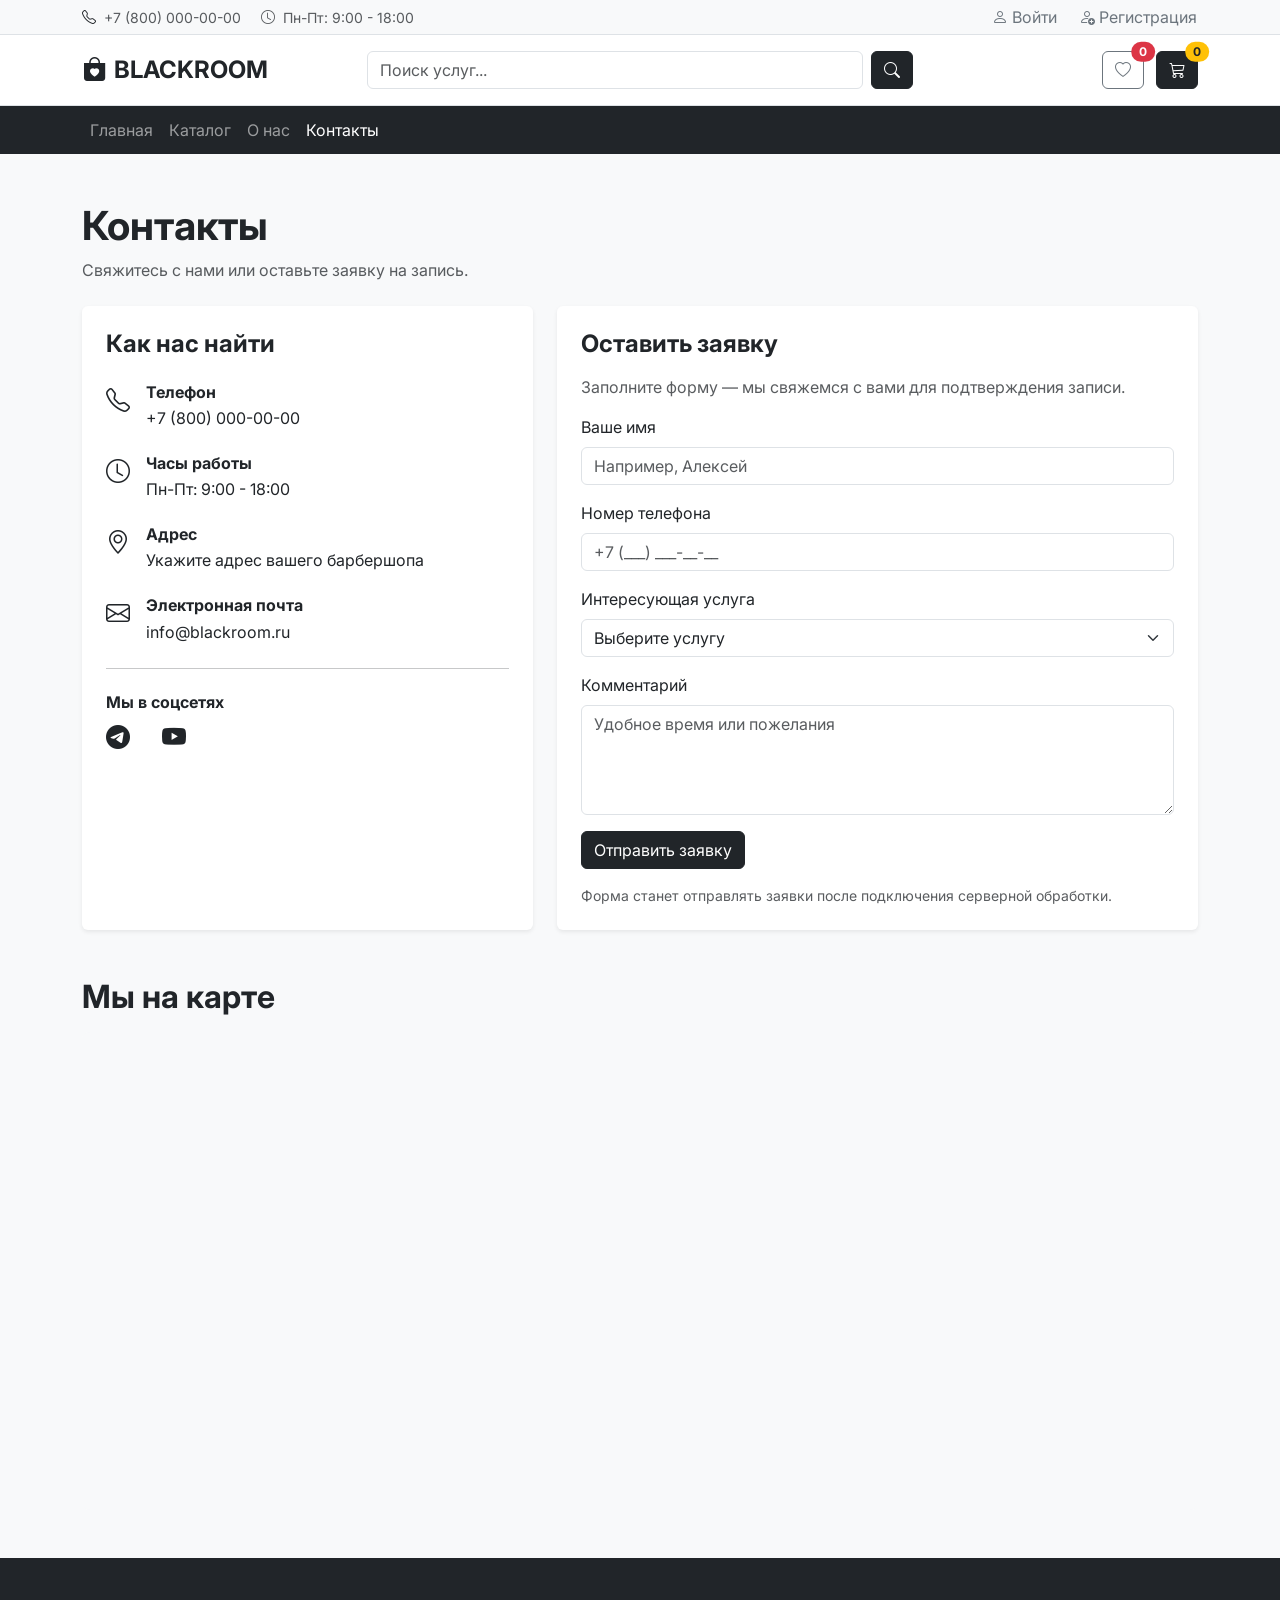
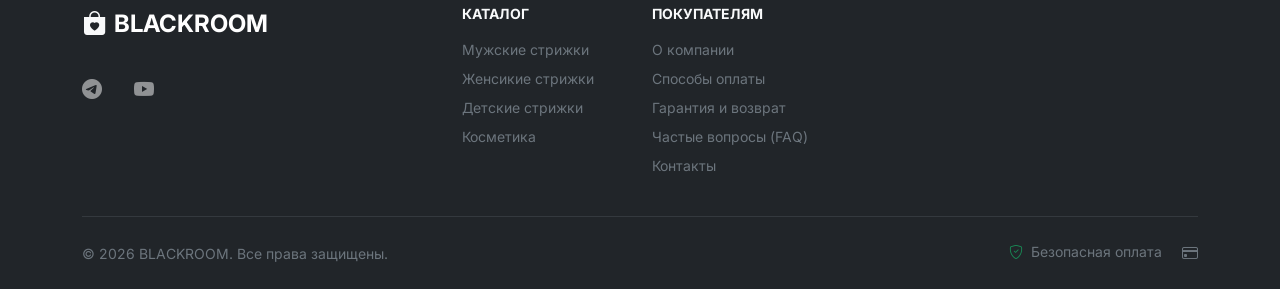
<file: contact.html>
<!DOCTYPE html>
<html lang="ru">
<head>
    <meta charset="UTF-8">
    <meta name="viewport" content="width=device-width, initial-scale=1.0">
    <title>Контакты — BLACKROOM</title>

    <link href="https://cdn.jsdelivr.net/npm/bootstrap@5.3.3/dist/css/bootstrap.min.css" rel="stylesheet">
    <link rel="stylesheet" href="https://cdn.jsdelivr.net/npm/bootstrap-icons@1.11.3/font/bootstrap-icons.min.css">
    <link rel="preconnect" href="https://fonts.googleapis.com">
    <link rel="preconnect" href="https://fonts.gstatic.com" crossorigin>
    <link href="https://fonts.googleapis.com/css2?family=Inter:wght@400;500;600;700&display=swap" rel="stylesheet">
    <link rel="stylesheet" href="assets/css/main.css">
</head>
<body>
<div class="wrapper">

    <header class="header">
            <!-- Верхняя полоса -->
            <div class="header-top bg-light py-1 border-bottom">
                <div class="container d-flex justify-content-between align-items-center flex-wrap">
                    <div class="header-top-contacts text-muted small">
                        <span class="me-3"><i class="bi bi-telephone text-dark me-1"></i> +7 (800) 000-00-00</span>
                        <span><i class="bi bi-clock me-1"></i> Пн-Пт: 9:00 - 18:00</span>
                    </div>
                    <div class="header-top-user text-muted small">
    <button type="button"
            class="btn btn-link text-secondary text-decoration-none p-0 me-3"
            data-bs-toggle="modal" data-bs-target="#loginModal">
        <i class="bi bi-person me-1"></i>Войти
    </button>

    <button type="button"
            class="btn btn-link text-secondary text-decoration-none p-0"
            data-bs-toggle="modal" data-bs-target="#registerModal">
        <i class="bi bi-person-add me-1"></i>Регистрация
    </button>
</div>
                </div>
            </div>

            <!-- Средняя полоса -->
            <div class="header-middle py-3 bg-white border-bottom">
                <div class="container">
                    <div class="row align-items-center">
                        <div class="col-6 col-md-3">
                            <a href="index.html" class="navbar-brand fw-bold fs-4 text-dark">
                                <i class="bi bi-bag-heart-fill me-2"></i>BLACKROOM
                            </a>
                        </div>
                        <div class="col-12 col-md-6 order-3 order-md-2 mt-3 mt-md-0">
                            <form class="d-flex" action="catalog.html" method="get">
    <input class="form-control me-2"
           type="search"
           name="search"
           placeholder="Поиск услуг..."
           aria-label="Поиск услуг">
    <button class="btn btn-dark" type="submit" aria-label="Искать">
        <i class="bi bi-search"></i>
    </button>
</form>
                        </div>
                        <div class="col-6 col-md-3 text-end order-2 order-md-3">
                            <a href="#" class="btn btn-outline-secondary position-relative me-2" title="Избранное">
                                <i class="bi bi-heart"></i>
                                <span id="favoriteCount"
      class="position-absolute top-0 start-100 translate-middle badge rounded-pill bg-danger">0</span>
                            </a>
                            <a href="#" class="btn btn-dark position-relative" title="Корзина" data-bs-toggle="offcanvas" data-bs-target="#offcanvasCart">
                                <i class="bi bi-cart3"></i>
                                <span class="position-absolute top-0 start-100 translate-middle badge rounded-pill bg-warning text-dark">0</span>
                            </a>
                        </div>
                    </div>
                </div>
            </div>

            <!-- Навигация -->
            <div class="header-bottom bg-dark text-white">
                <div class="container">
                    <nav class="navbar navbar-expand-lg navbar-dark py-0">
                        <button class="navbar-toggler my-2" type="button" data-bs-toggle="collapse" data-bs-target="#mainMenu">
                            <span class="navbar-toggler-icon"></span> Каталог
                        </button>
                        <div class="collapse navbar-collapse" id="mainMenu">
                            <ul class="navbar-nav me-auto mb-2 mb-lg-0">
                               <ul class="navbar-nav me-auto mb-2 mb-lg-0">
    <li class="nav-item"><a class="nav-link" href="index.html">Главная</a></li>
    <li class="nav-item dropdown">
        <a class="nav-link" href="catalog.html">Каталог</a>
    </li>
    <li class="nav-item"><a class="nav-link" href="about.html">О нас</a></li>
    <li class="nav-item"><a class="nav-link active" href="contact.html">Контакты</a></li>
</ul>
                        </div>
                    </nav>
                </div>
            </div>
        </header>

    <main class="main-content py-5">
        <div class="container">
            
            <h1 class="fw-bold mb-2">Контакты</h1>
            <p class="text-muted mb-4">Свяжитесь с нами или оставьте заявку на запись.</p>

            <div class="row g-4">
                <div class="col-lg-5">
                    <div class="card border-0 shadow-sm h-100">
                        <div class="card-body p-4">
                            <h2 class="h4 fw-bold mb-4">Как нас найти</h2>

                            <div class="d-flex mb-4">
                                <i class="bi bi-telephone fs-4 me-3"></i>
                                <div>
                                    <h3 class="h6 fw-bold mb-1">Телефон</h3>
                                    <a href="tel:+78000000000" class="text-dark text-decoration-none">+7 (800) 000-00-00</a>
                                </div>
                            </div>

                            <div class="d-flex mb-4">
                                <i class="bi bi-clock fs-4 me-3"></i>
                                <div>
                                    <h3 class="h6 fw-bold mb-1">Часы работы</h3>
                                    <p class="mb-0">Пн-Пт: 9:00 - 18:00</p>
                                </div>
                            </div>

                            <div class="d-flex mb-4">
                                <i class="bi bi-geo-alt fs-4 me-3"></i>
                                <div>
                                    <h3 class="h6 fw-bold mb-1">Адрес</h3>
                                    <p class="mb-0">Укажите адрес вашего барбершопа</p>
                                </div>
                            </div>

                            <div class="d-flex">
                                <i class="bi bi-envelope fs-4 me-3"></i>
                                <div>
                                    <h3 class="h6 fw-bold mb-1">Электронная почта</h3>
                                    <a href="mailto:info@blackroom.ru" class="text-dark text-decoration-none">info@blackroom.ru</a>
                                </div>
                            </div>

                            <hr class="my-4">

                            <h3 class="h6 fw-bold">Мы в соцсетях</h3>
                            <div class="d-flex gap-3 fs-4">
                                <a href="#" class="text-dark" aria-label="Telegram"><i class="bi bi-telegram"></i></a>
                                <a href="#" class="text-dark" aria-label="ВКонтакте"><i class="bi bi-vk"></i></a>
                                <a href="#" class="text-dark" aria-label="YouTube"><i class="bi bi-youtube"></i></a>
                            </div>
                        </div>
                    </div>
                </div>

                <div class="col-lg-7">
                    <div class="card border-0 shadow-sm">
                        <div class="card-body p-4">
                            <h2 class="h4 fw-bold mb-3">Оставить заявку</h2>
                            <p class="text-muted">Заполните форму — мы свяжемся с вами для подтверждения записи.</p>

                            <form action="#" method="post">
                                <div class="mb-3">
                                    <label for="clientName" class="form-label">Ваше имя</label>
                                    <input type="text" class="form-control" id="clientName" name="name"
                                           placeholder="Например, Алексей" required>
                                </div>

                                <div class="mb-3">
                                    <label for="clientPhone" class="form-label">Номер телефона</label>
                                    <input type="tel" class="form-control" id="clientPhone" name="phone"
                                           placeholder="+7 (___) ___-__-__" required>
                                </div>

                                <div class="mb-3">
                                    <label for="service" class="form-label">Интересующая услуга</label>
                                    <select class="form-select" id="service" name="service">
                                        <option value="">Выберите услугу</option>
                                        <option>Мужская стрижка</option>
                                        <option>Оформление бороды</option>
                                        <option>Стрижка и борода</option>
                                        <option>Детская стрижка</option>
                                        <option>Другая услуга</option>
                                    </select>
                                </div>

                                <div class="mb-3">
                                    <label for="message" class="form-label">Комментарий</label>
                                    <textarea class="form-control" id="message" name="message" rows="4"
                                              placeholder="Удобное время или пожелания"></textarea>
                                </div>

                                <button type="submit" class="btn btn-dark">Отправить заявку</button>
                            </form>
                            <p class="form-text mt-3 mb-0">
                                Форма станет отправлять заявки после подключения серверной обработки.
                            </p>
                        </div>
                    </div>
                </div>
            </div>

            <section class="mt-5">
                <h2 class="fw-bold mb-3">Мы на карте</h2>
                <div class="ratio ratio-21x9 rounded-3 overflow-hidden bg-light">
                    <!-- Замените src на ссылку вашей карты -->
                    <iframe
                        src="https://maps.google.com/maps?q=Moscow&t=&z=13&ie=UTF8&iwloc=&output=embed"
                        title="Карта расположения BLACKROOM"
                        loading="lazy"
                        referrerpolicy="no-referrer-when-downgrade">
                    </iframe>
                </div>
            </section>
        </div>
    </main>

    <!-- ПОДВАЛ (FOOTER) -->
                <footer class="footer bg-dark text-white pt-5 pb-4 mt-auto">
            <div class="container">
                <div class="row g-4 mb-4">
                    
                    <!-- Колонка 1: О магазине -->
                    <div class="col-12 col-md-4">
                        <a href="index.html" class="navbar-brand fw-bold fs-4 text-white d-inline-block mb-3">
                            <i class="bi bi-bag-heart-fill text-light me-2"></i>BLACKROOM
                        </a>
                        <p class="text-secondary small">
                            
                        </p>
                        <div class="d-flex gap-3 fs-5">
                            <a href="#" class="text-secondary text-white-50"><i class="bi bi-telegram"></i></a>
                            <a href="#" class="text-secondary text-white-50"><i class="bi bi-vk"></i></a>
                            <a href="#" class="text-secondary text-white-50"><i class="bi bi-youtube"></i></a>
                        </div>
                    </div>

                    <!-- Колонка 2: Магазин -->
                    <div class="col-6 col-md-2">
                        <h6 class="fw-bold mb-3 text-uppercase small text-light">Каталог</h6>
                        <ul class="list-unstyled small">
                            <li class="mb-2"><a href="catalog.html #muzh" class="text-secondary text-decoration-none">Мужские стрижки</a></li>
                            <li class="mb-2"><a href="catalog.html #zhen" class="text-secondary text-decoration-none">Женсикие стрижки</a></li>
                            <li class="mb-2"><a href="catalog.html #dets" class="text-secondary text-decoration-none">Детские стрижки</a></li>
                            <li class="mb-2"><a href="catalog.html #cosm" class="text-secondary text-decoration-none">Косметика</a></li>
                        </ul>
                    </div>

                    <!-- Колонка 3: Покупателям -->
                    <div class="col-6 col-md-3">
                        <h6 class="fw-bold mb-3 text-uppercase small text-light">Покупателям</h6>
                        <ul class="list-unstyled small">
                            <li class="mb-2"><a href="about.html" class="text-secondary text-decoration-none">О компании</a></li>
                            <li class="mb-2"><a href="#" class="text-secondary text-decoration-none">Способы оплаты</a></li>
                            <li class="mb-2"><a href="#" class="text-secondary text-decoration-none">Гарантия и возврат</a></li>
                            <li class="mb-2"><a href="#" class="text-secondary text-decoration-none">Частые вопросы (FAQ)</a></li>
                            <li class="mb-2"><a href="contact.html" class="text-secondary text-decoration-none">Контакты</a></li>
                        </ul>
                    </div>

                </div>

                <hr class="border-secondary my-4">

                <!-- Нижняя полоса --><div class="d-flex flex-column flex-sm-row justify-content-between align-items-center small text-secondary">
                    <p class="mb-2 mb-sm-0">&copy; 2026 BLACKROOM. Все права защищены.</p>
                    <div>
                        <span class="me-3"><i class="bi bi-shield-check text-success me-1"></i> Безопасная оплата</span>
                        <i class="bi bi-credit-card fs-6 align-middle"></i>
                    </div>
                </div>
            </div>
        </footer>
<!-- ВЫЕЗЖАЮЩАЯ ПАНЕЛЬ КОРЗИНЫ (OFFCANVAS — УРОК 9) -->
    <div class="offcanvas offcanvas-end" tabindex="-1" id="offcanvasCart" aria-labelledby="offcanvasCartLabel">
    <div class="offcanvas-header border-bottom">
        <h5 class="offcanvas-title fw-bold" id="offcanvasCartLabel">Корзина</h5>
        <button type="button" class="btn-close" data-bs-dismiss="offcanvas" aria-label="Закрыть"></button>
    </div>
    <div class="offcanvas-body d-flex flex-column">
        <div id="cartItems">
            <p class="text-muted">Корзина пока пуста.</p>
        </div>

        <div class="border-top pt-3 mt-auto">
            <div class="d-flex justify-content-between mb-3">
                <span class="fw-bold">Итого:</span>
                <span class="fw-bold fs-5 text-dark" id="cartTotal">0 ₽</span>
            </div>
            <div class="d-grid gap-2">
                <a href="chekout.html" class="btn btn-dark">Оформить заказ</a>
                <button class="btn btn-outline-secondary" data-bs-dismiss="offcanvas">Продолжить покупки</button>
            </div>
        </div>
    </div>
</div>
    <!-- Bootstrap JS Bundle -->
    <script src="https://cdn.jsdelivr.net/npm/bootstrap@5.3.3/dist/js/bootstrap.bundle.min.js"></script>
    <!-- jQuery -->
    <script src="https://code.jquery.com/jquery-3.7.1.min.js"></script>
    <!-- Owl Carousel JS -->
    <script src="https://cdnjs.cloudflare.com/ajax/libs/OwlCarousel2/2.3.4/owl.carousel.min.js"></script><script src="assets/js/main.js"></script>
</body>
<!-- Модальное окно авторизации -->
<!-- Окно входа -->
<div class="modal fade" id="loginModal" tabindex="-1" aria-labelledby="loginModalLabel" aria-hidden="true">
    <div class="modal-dialog modal-dialog-centered">
        <div class="modal-content">
            <div class="modal-header">
                <h5 class="modal-title fw-bold" id="loginModalLabel">Вход в аккаунт</h5>
                <button type="button" class="btn-close" data-bs-dismiss="modal" aria-label="Закрыть"></button>
            </div>
            <div class="modal-body">
                <form id="loginForm">
                    <div class="mb-3">
                        <label for="loginEmail" class="form-label">Электронная почта</label>
                        <input id="loginEmail" type="email" class="form-control" required>
                    </div>
                    <div class="mb-3">
                        <label for="loginPassword" class="form-label">Пароль</label>
                        <input id="loginPassword" type="password" class="form-control" required>
                    </div>
                    <div id="loginMessage" class="small mb-3" aria-live="polite"></div>
                    <button type="submit" class="btn btn-dark w-100">Войти</button>
                </form>
                <div class="text-center mt-3">
                    <button type="button" class="btn btn-link btn-sm text-secondary"
                            data-bs-target="#registerModal" data-bs-toggle="modal">
                        Ещё нет аккаунта? Зарегистрироваться
                    </button>
                </div>
            </div>
        </div>
    </div>
</div>

<!-- Окно регистрации -->
<div class="modal fade" id="registerModal" tabindex="-1" aria-labelledby="registerModalLabel" aria-hidden="true">
    <div class="modal-dialog modal-dialog-centered">
        <div class="modal-content">
            <div class="modal-header">
                <h5 class="modal-title fw-bold" id="registerModalLabel">Регистрация</h5>
                <button type="button" class="btn-close" data-bs-dismiss="modal" aria-label="Закрыть"></button>
            </div>
            <div class="modal-body">
                <form id="registerForm">
                    <div class="mb-3">
                        <label for="registerEmail" class="form-label">Электронная почта</label>
                        <input id="registerEmail" type="email" class="form-control" required>
                    </div>
                    <div class="mb-3">
                        <label for="registerPassword" class="form-label">Пароль</label>
                        <input id="registerPassword" type="password" class="form-control"
                               minlength="6" required>
                        <div class="form-text">Минимум 6 символов.</div>
                    </div>
                    <div id="registerMessage" class="small mb-3" aria-live="polite"></div>
                    <button type="submit" class="btn btn-dark w-100">Создать аккаунт</button>
                </form>
            </div>
        </div>
    </div>
</div>
</html>
</file>
<file: assets/css/main.css>
html, body {
    height: 100%;
}

body {
    min-width: 320px;
    font-family: 'Inter', sans-serif;
    background-color: #f8f9fa;
    color: #212529;
}

/* Прижатие подвала к низу страницы (Flexbox Sticky Footer) */
.wrapper {
    min-height: 100%;
    display: flex;
    flex-direction: column;
}

.main-content {
    flex: 1 1 auto;
}
/* Выравнивание пунктов меню */
.header-bottom .nav-link {
    padding-top: 0.75rem;
    padding-bottom: 0.75rem;
}

.header-bottom .nav-link:hover {
    color: #ffc107 !important;
}
/* Градиентный фон первого слайда */
.bg-gradient-custom {
    background: linear-gradient(135deg, #0d6efd 0%, #0a58ca 100%);
}

/* Анимация при наведении на плашки преимуществ */
.features .border {
    transition: transform 0.2s ease, box-shadow 0.2s ease;
}

.features .border:hover {
    transform: translateY(-3px);
    box-shadow: 0 0.5rem 1rem rgba(0, 0, 0, 0.08) !important;
}
/* Эффекты для карточек товаров */
.product-card {
    width: 100%;
    overflow: hidden;
}

.product-card:hover {
    transform: translateY(-5px);
    box-shadow: 0 0.5rem 1rem rgba(0, 0, 0, 0.15) !important;
}

.product-img-wrapper {
    overflow: hidden;
    border-top-left-radius: calc(0.375rem - 1px);
    border-top-right-radius: calc(0.375rem - 1px);
}

.product-card img {
     width: 100%;
    height: 100%;
    object-fit: cover;
    display: block;
}

.product-card:hover img {
    transform: scale(1.05);
}
</file>
